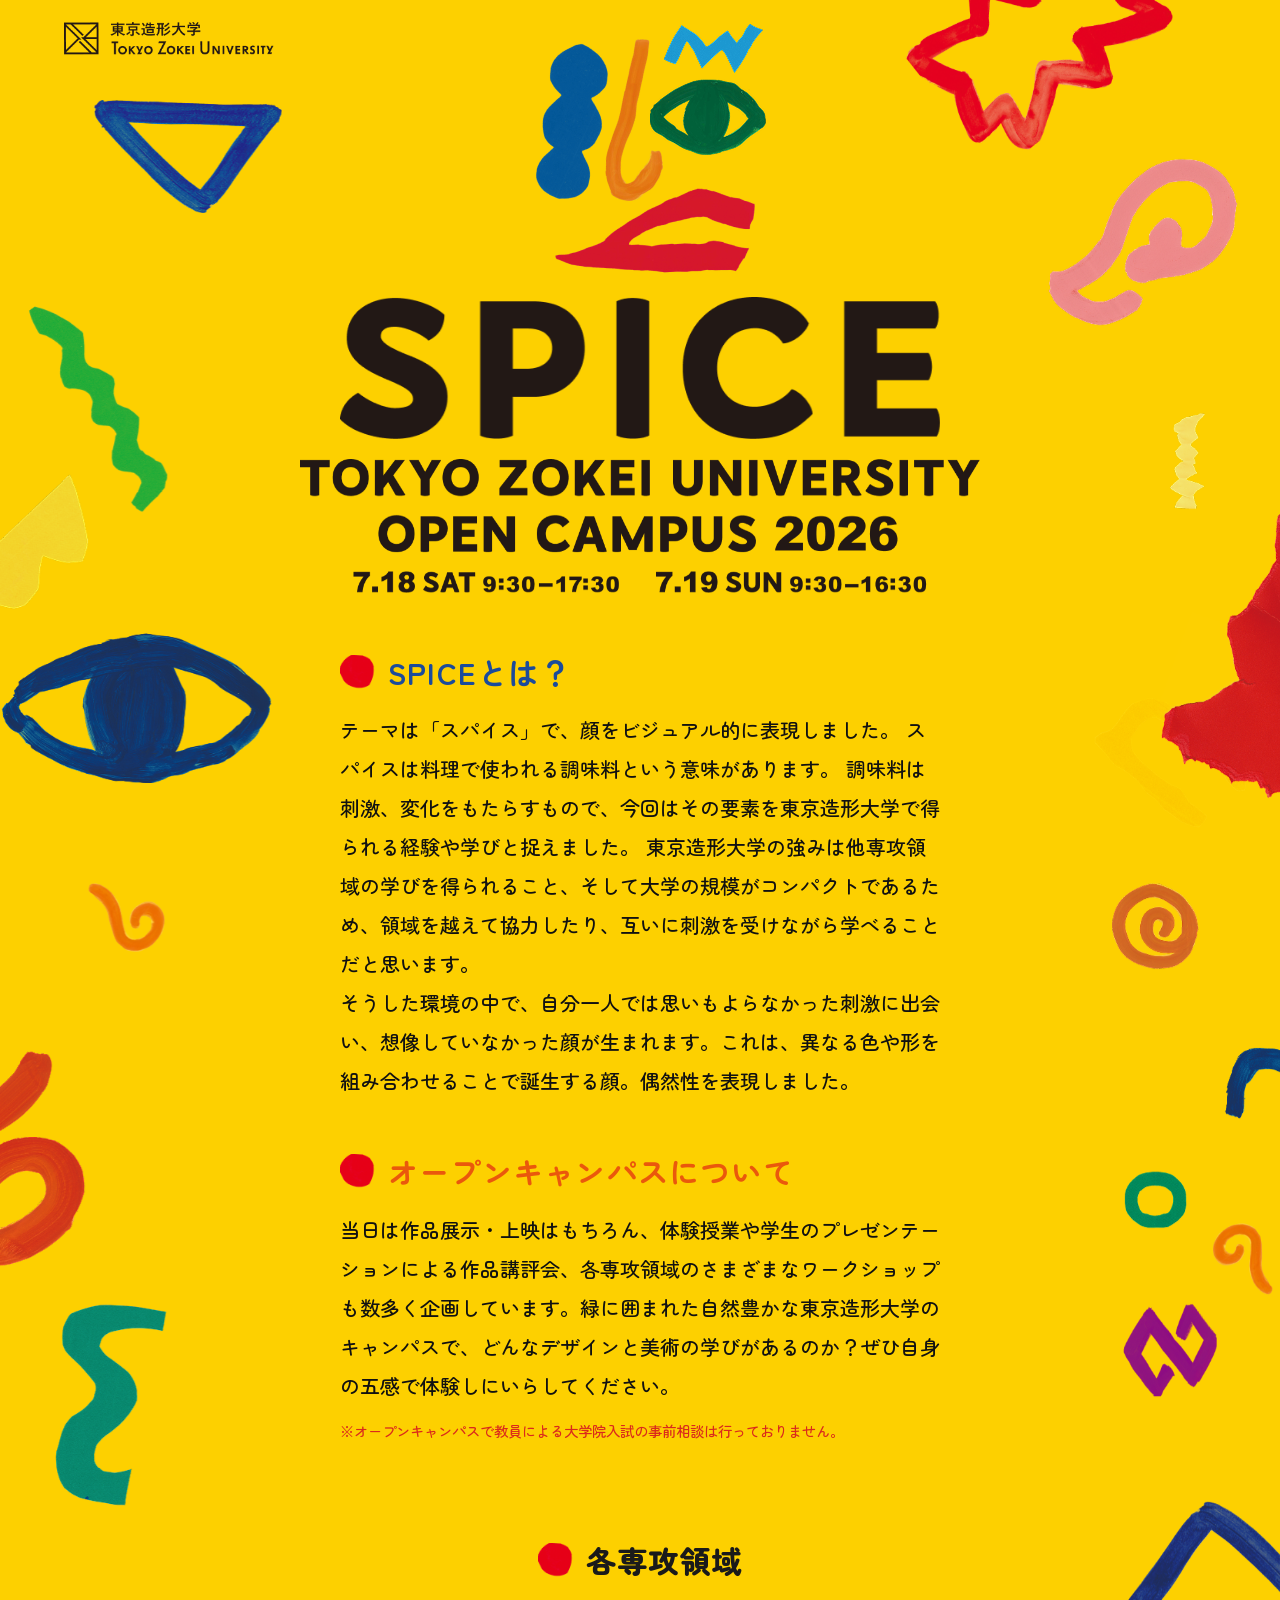
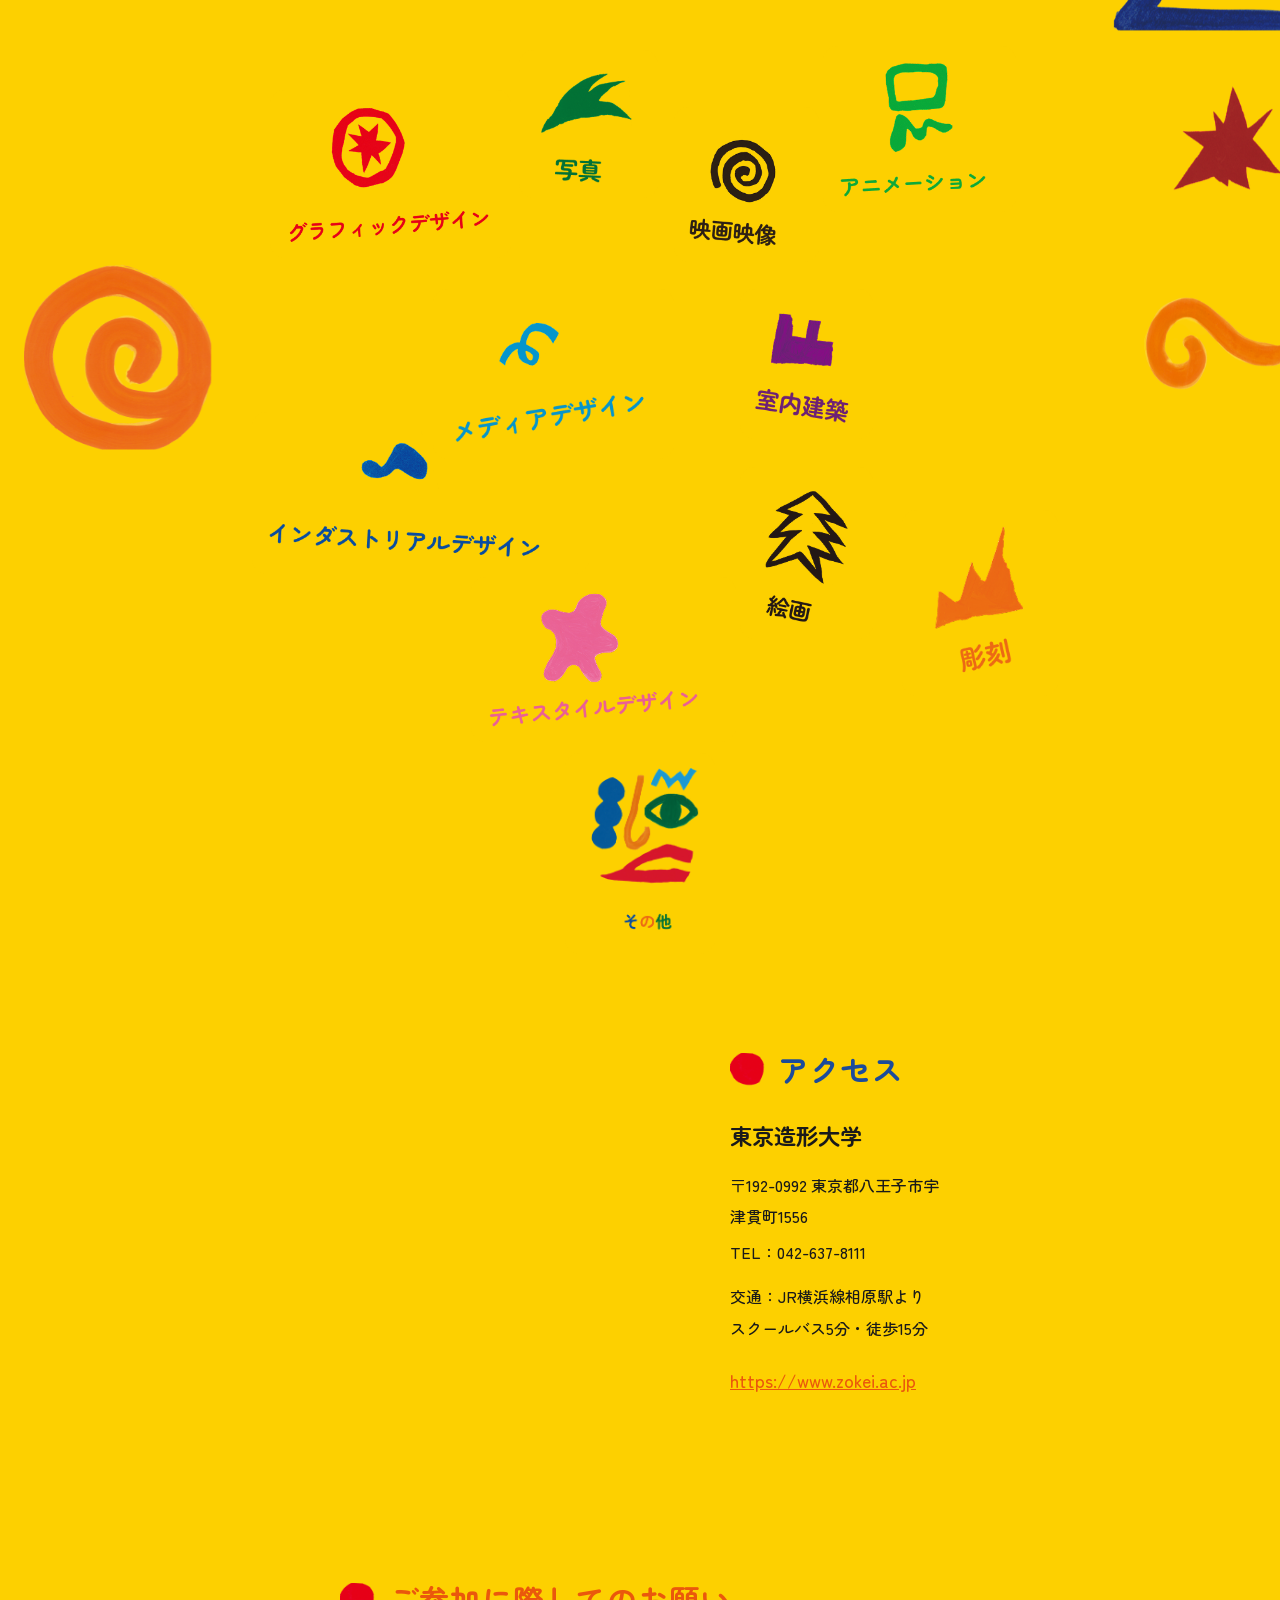
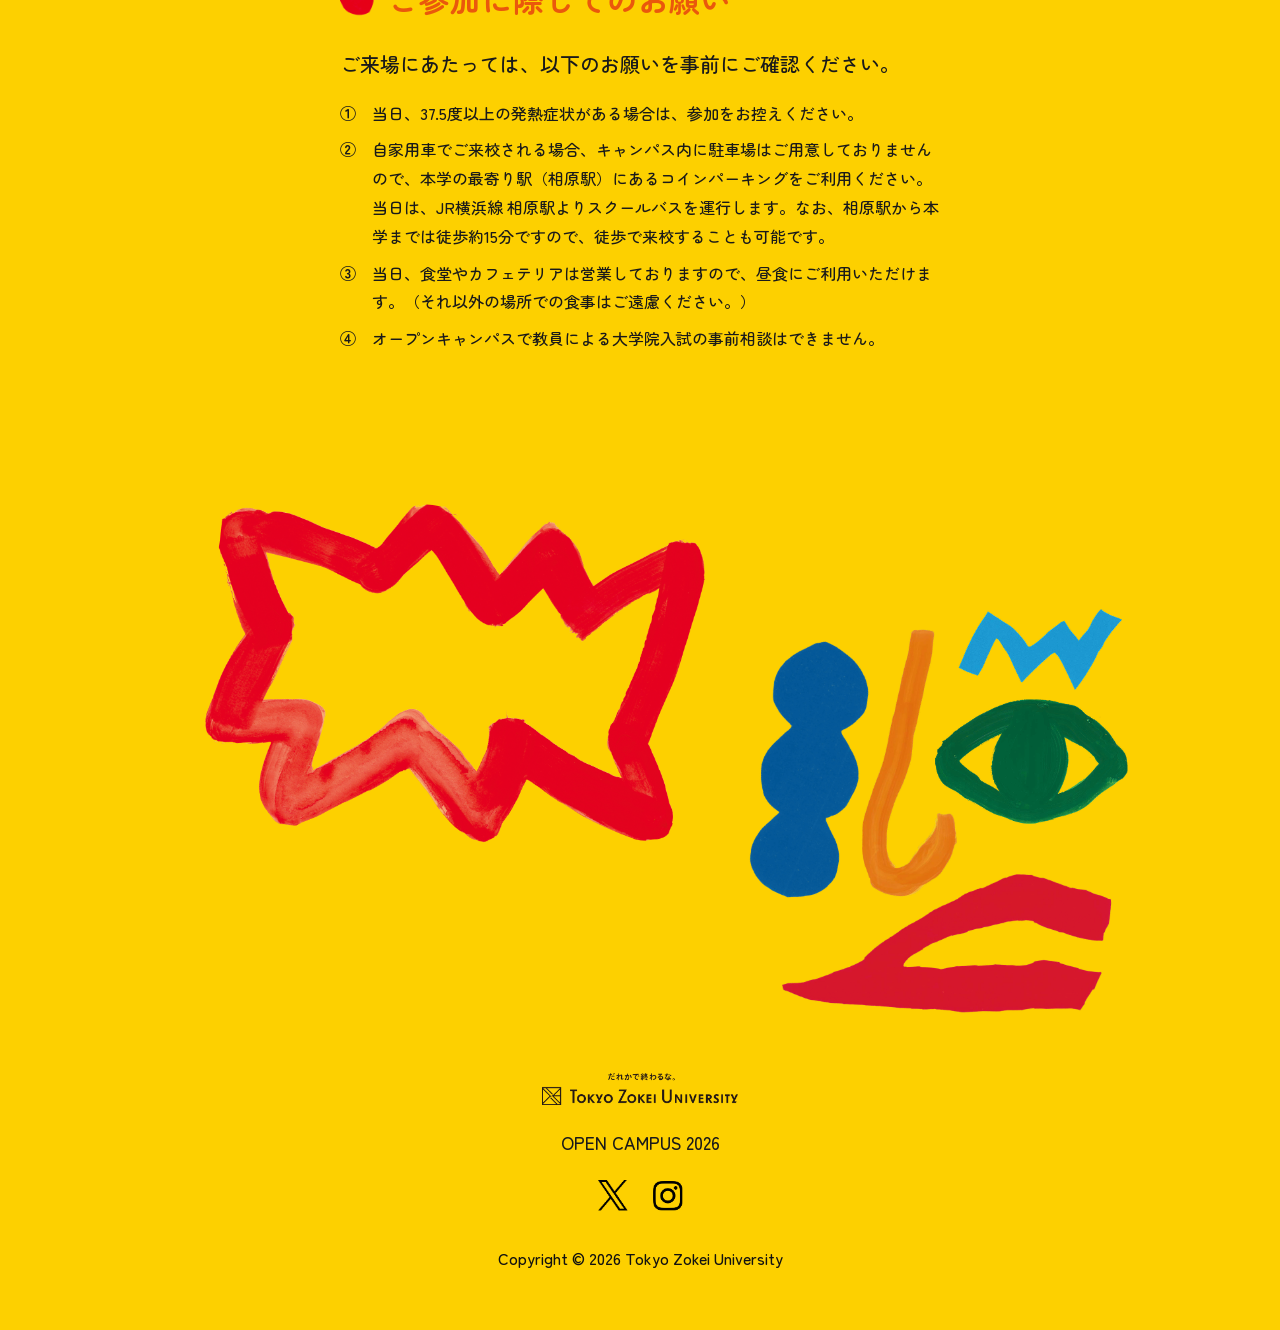
<file: index.html>
<!DOCTYPE html>
<html lang="ja">

<head>
    <meta charset="UTF-8">
    <meta name="viewport" content="width=device-width, initial-scale=1.0">
    <meta name="description" content="東京造形大学オープンキャンパス2026の特設サイト。日程や詳細情報を掲載しています。">
    <meta name="robots" content="index, follow">
    <link rel="canonical" href="https://www.zokei.ac.jp/opencampus/2026/">

    <!-- OGP -->
    <meta property="og:title" content="東京造形大学オープンキャンパス2026 SPICE">
    <meta property="og:description" content="東京造形大学オープンキャンパス2026の特設サイト。日程や詳細情報を掲載しています。">
    <meta property="og:image" content="https://www.zokei.ac.jp/opencampus/2026/images/ogp-image.jpg">
    <meta property="og:url" content="https://www.zokei.ac.jp/opencampus/2026/">
    <meta property="og:type" content="website">
    <meta property="og:site_name" content="東京造形大学オープンキャンパス2026 SPICE">
    <meta name="twitter:card" content="summary_large_image">
    <meta name="twitter:title" content="東京造形大学オープンキャンパス2026 SPICE">
    <meta name="twitter:description" content="東京造形大学オープンキャンパス2026の特設サイト。日程や詳細情報を掲載しています。">

    <!-- Fonts -->
    <link rel="preconnect" href="https://fonts.googleapis.com">
    <link rel="preconnect" href="https://fonts.gstatic.com" crossorigin>
    <link href="https://fonts.googleapis.com/css2?family=Zen+Maru+Gothic:wght@400;500;700;900&display=swap"
        rel="stylesheet">

    <link rel="icon" href="images/tablogo.png" type="image/png">
    <title>東京造形大学オープンキャンパス2026 SPICE</title>
    <link rel="stylesheet" href="css/style.css">
    <link rel="stylesheet" href="css/motion.css">
    <link rel="stylesheet" href="css/acces.css">

</head>

<body>
    <!-- ローディング画面 -->
    <div id="loading-screen">
        <video id="hero-video" muted playsinline>
            <source src="movie/heromotion.mp4" type="video/mp4">
        </video>
        <div id="wipe-bar"></div>
    </div>

    <!-- 背景装飾 -->
    <div class="bg-left" aria-hidden="true">
        <img src="images/bgleft.png" alt="">
    </div>
    <div class="bg-right" aria-hidden="true">
        <img src="images/bgright.png" alt="">
    </div>

    <div class="page-wrapper">

        <!-- ヘッダー -->
        <header>
            <div class="logo-icon">
                <a class="logo-link" href="https://www.zokei.ac.jp/" target="_blank" rel="noopener noreferrer">
                    <img src="images/tzulogo.png" alt="東京造形大学">
                </a>
            </div>
        </header>

        <main>

            <!-- ヒーロー -->
            <section class="hero" aria-label="メインビジュアル">
                <div class="hero-face">
                    <img src="images/mainface.png" alt="SPICE 2026 の顔" width="259" height="249">
                </div>
                <h1 class="hero-title">
                    <img src="images/SPICEtatile.png" alt="SPICE">
                </h1>
                <h2 class="hero-subtitle">
                    <img src="images/tzuoc2026.png" alt="TOKYO ZOKEI UNIVERSITY OPEN CAMPUS 2026">
                </h2>
            </section>

            <!-- テキストコンテンツ -->
            <div class="content-area">

                <section class="section spice-intro" aria-labelledby="section-spice">
                    <div class="section-header">
                        <img class="title-icon" src="images/titlehaedicon.png" alt="">
                        <h3 id="section-spice" class="section-title title-blue">SPICEとは？</h3>
                    </div>
                    <p>
                        テーマは「スパイス」で、顔をビジュアル的に表現しました。
                        スパイスは料理で使われる調味料という意味があります。
                        調味料は刺激、変化をもたらすもので、今回はその要素を東京造形大学で得られる経験や学びと捉えました。
                        東京造形大学の強みは他専攻領域の学びを得られること、そして大学の規模がコンパクトであるため、領域を越えて協力したり、互いに刺激を受けながら学べることだと思います。<br>
                        そうした環境の中で、自分一人では思いもよらなかった刺激に出会い、想像していなかった顔が生まれます。これは、異なる色や形を組み合わせることで誕生する顔。偶然性を表現しました。
                    </p>
                </section>

                <section class="section oc-info" aria-labelledby="section-oc">
                    <div class="section-header">
                        <img class="title-icon" src="images/titlehaedicon.png" alt="">
                        <h3 id="section-oc" class="section-title title-orange">オープンキャンパスについて</h3>
                    </div>
                    <p>
                        当日は作品展示・上映はもちろん、体験授業や学生のプレゼンテーションによる作品講評会、各専攻領域のさまざまなワークショップも数多く企画しています。緑に囲まれた自然豊かな東京造形大学のキャンパスで、どんなデザインと美術の学びがあるのか？ぜひ自身の五感で体験しにいらしてください。
                    </p>
                    <p class="note">※オープンキャンパスで教員による大学院入試の事前相談は行っておりません。</p>
                </section>
                <!-- 各専攻領域 -->
                <section class="section majors-area" aria-labelledby="section-majors">
                    <div class="section-header">
                        <img class="title-icon" src="images/titlehaedicon.png" alt="">
                        <h3 id="section-majors" class="section-title title-black">各専攻領域</h3>
                    </div>

                    <div class="majors-grid">
                        <a href="html/graphicDesign.html" class="major-item graphic" target="_blank"
                            rel="noopener noreferrer">
                            <img src="images/homegd-icon.png" alt="グラフィックデザイン">
                        </a>

                        <a href="html/photography.html" class="major-item photography" target="_blank"
                            rel="noopener noreferrer">
                            <img src="images/homeph-icon.png" alt="写真">
                        </a>

                        <a href="html/filmMovingImage.html" class="major-item film" target="_blank"
                            rel="noopener noreferrer">
                            <img src="images/homefm-icon.png" alt="映画映像">
                        </a>

                        <a href="html/animation.html" class="major-item animation" target="_blank"
                            rel="noopener noreferrer">
                            <img src="images/homean-icon.png" alt="アニメーション">
                        </a>

                        <a href="html/mediaDesign.html" class="major-item media" target="_blank"
                            rel="noopener noreferrer">
                            <img src="images/homemd-icon.png" alt="メディアデザイン">
                        </a>

                        <a href="html/furnitureInteriorArchitecture.html" class="major-item interior" target="_blank"
                            rel="noopener noreferrer">
                            <img src="images/homeia-icon.png" alt="室内建築">
                        </a>

                        <a href="html/industrialDesign.html" class="major-item industrial" target="_blank"
                            rel="noopener noreferrer">
                            <img src="images/homeid-icon.png" alt="インダストリアルデザイン">
                        </a>

                        <a href="html/painting.html" class="major-item painting" target="_blank"
                            rel="noopener noreferrer">
                            <img src="images/homefa-icon.png" alt="絵画">
                        </a>

                        <a href="html/sculpture.html" class="major-item sculpture" target="_blank"
                            rel="noopener noreferrer">
                            <img src="images/homest-icon.png" alt="彫刻">
                        </a>

                        <a href="html/textileDesign.html" class="major-item textile" target="_blank"
                            rel="noopener noreferrer">
                            <img src="images/hometd-icon.png" alt="テキスタイルデザイン">
                        </a>

                        <a href="html/others.html" class="major-item others" target="_blank" rel="noopener noreferrer">
                            <img src="images/homeoh-icon.png" alt="その他">
                        </a>
                    </div>
                </section>

                <div class="content-area access-wrapper">

                    <section class="section access-area" aria-labelledby="section-access">
                        <div class="access-container">

                            <div class="access-map">
                                <iframe src="https://maps.google.com/maps?q=東京造形大学&output=embed&z=16" width="100%"
                                    height="100%" style="border:0;" allowfullscreen="" loading="lazy"
                                    referrerpolicy="no-referrer-when-downgrade">
                                </iframe>
                            </div>

                            <div class="access-info">
                                <div class="section-header">
                                    <img class="title-icon" src="images/titlehaedicon.png" alt="">
                                    <h3 id="section-access" class="section-title title-blue">アクセス</h3>
                                </div>

                                <div class="access-details">
                                    <p class="university-name">東京造形大学</p>
                                    <p class="address">〒192-0992 東京都八王子市宇津貫町1556</p>
                                    <p class="tel">TEL：042-637-8111</p>
                                    <p class="transport">
                                        交通：JR横浜線相原駅よりスクールバス5分・徒歩15分
                                    </p>
                                    <p class="link-paragraph">
                                        <a href="https://www.zokei.ac.jp/university/access/" target="_blank"
                                            rel="noopener noreferrer"
                                            class="university-link">https://www.zokei.ac.jp</a>
                                    </p>
                                </div>
                            </div>

                        </div>
                    </section>

                    <section class="section notice-area" aria-labelledby="section-notice">
                        <div class="section-header">
                            <img class="title-icon" src="images/titlehaedicon.png" alt="">
                            <h3 id="section-notice" class="section-title title-orange">ご参加に際してのお願い</h3>
                        </div>
                        <div class="notice-content">
                            <p>ご来場にあたっては、以下のお願いを事前にご確認ください。</p>
                            <ol class="notice-list">
                                <li>当日、37.5度以上の発熱症状がある場合は、参加をお控えください。</li>
                                <li>自家用車でご来校される場合、キャンパス内に駐車場はご用意しておりませんので、本学の最寄り駅（相原駅）にあるコインパーキングをご利用ください。当日は、JR横浜線
                                    相原駅よりスクールバスを運行します。なお、相原駅から本学までは徒歩約15分ですので、徒歩で来校することも可能です。</li>
                                <li>当日、食堂やカフェテリアは営業しておりますので、昼食にご利用いただけます。（それ以外の場所での食事はご遠慮ください。）</li>
                                <li>オープンキャンパスで教員による大学院入試の事前相談はできません。</li>
                            </ol>
                        </div>
                    </section>

                </div>

            </div>

            <!-- Coming Soonの名残 -->
            <div class="coming-soon-wrapper" aria-label="Coming Soon">
                <div class="coming-soon">
                    <img src="images/impact.png" alt="impact">
                </div>
                <div class="coming-soon-face">
                    <img src="images/footerface.png" alt="">
                </div>
            </div>

        </main>

        <footer>
            <section class="footer-links">
                <div><a href="https://www.zokei.ac.jp/" target="_blank" rel="noopener noreferrer">
                        <img src="images/footerzokeilogo.png" alt="東京造形大学ロゴ"></a>
                </div>
                <div class="footer-text">
                    <p>OPEN CAMPUS 2026</p>
                </div>
                <ul>
                    <li><a href="https://x.com/TZUOPENCAMPUS" target="_blank" rel="noopener noreferrer">
                            <img src="images/X_logo.png" alt="オーキャンX"></a></li>
                    <li><a href="https://www.instagram.com/tzuoc/" target="_blank" rel="noopener noreferrer">
                            <img src="images/Instagram_logo.png" alt="オーキャンInstagram"></a>
                    </li>
                </ul>
                <p>Copyright &copy; 2026 Tokyo Zokei University</p>
            </section>
        </footer>

    </div><!-- /page-wrapper -->

    <button id="page-top" class="page-top-btn" aria-label="ページトップに戻る">↑</button>
    <script src="js/page-top.js"></script>
    <script src="js/main.js"></script>
</body>

</html>
</file>
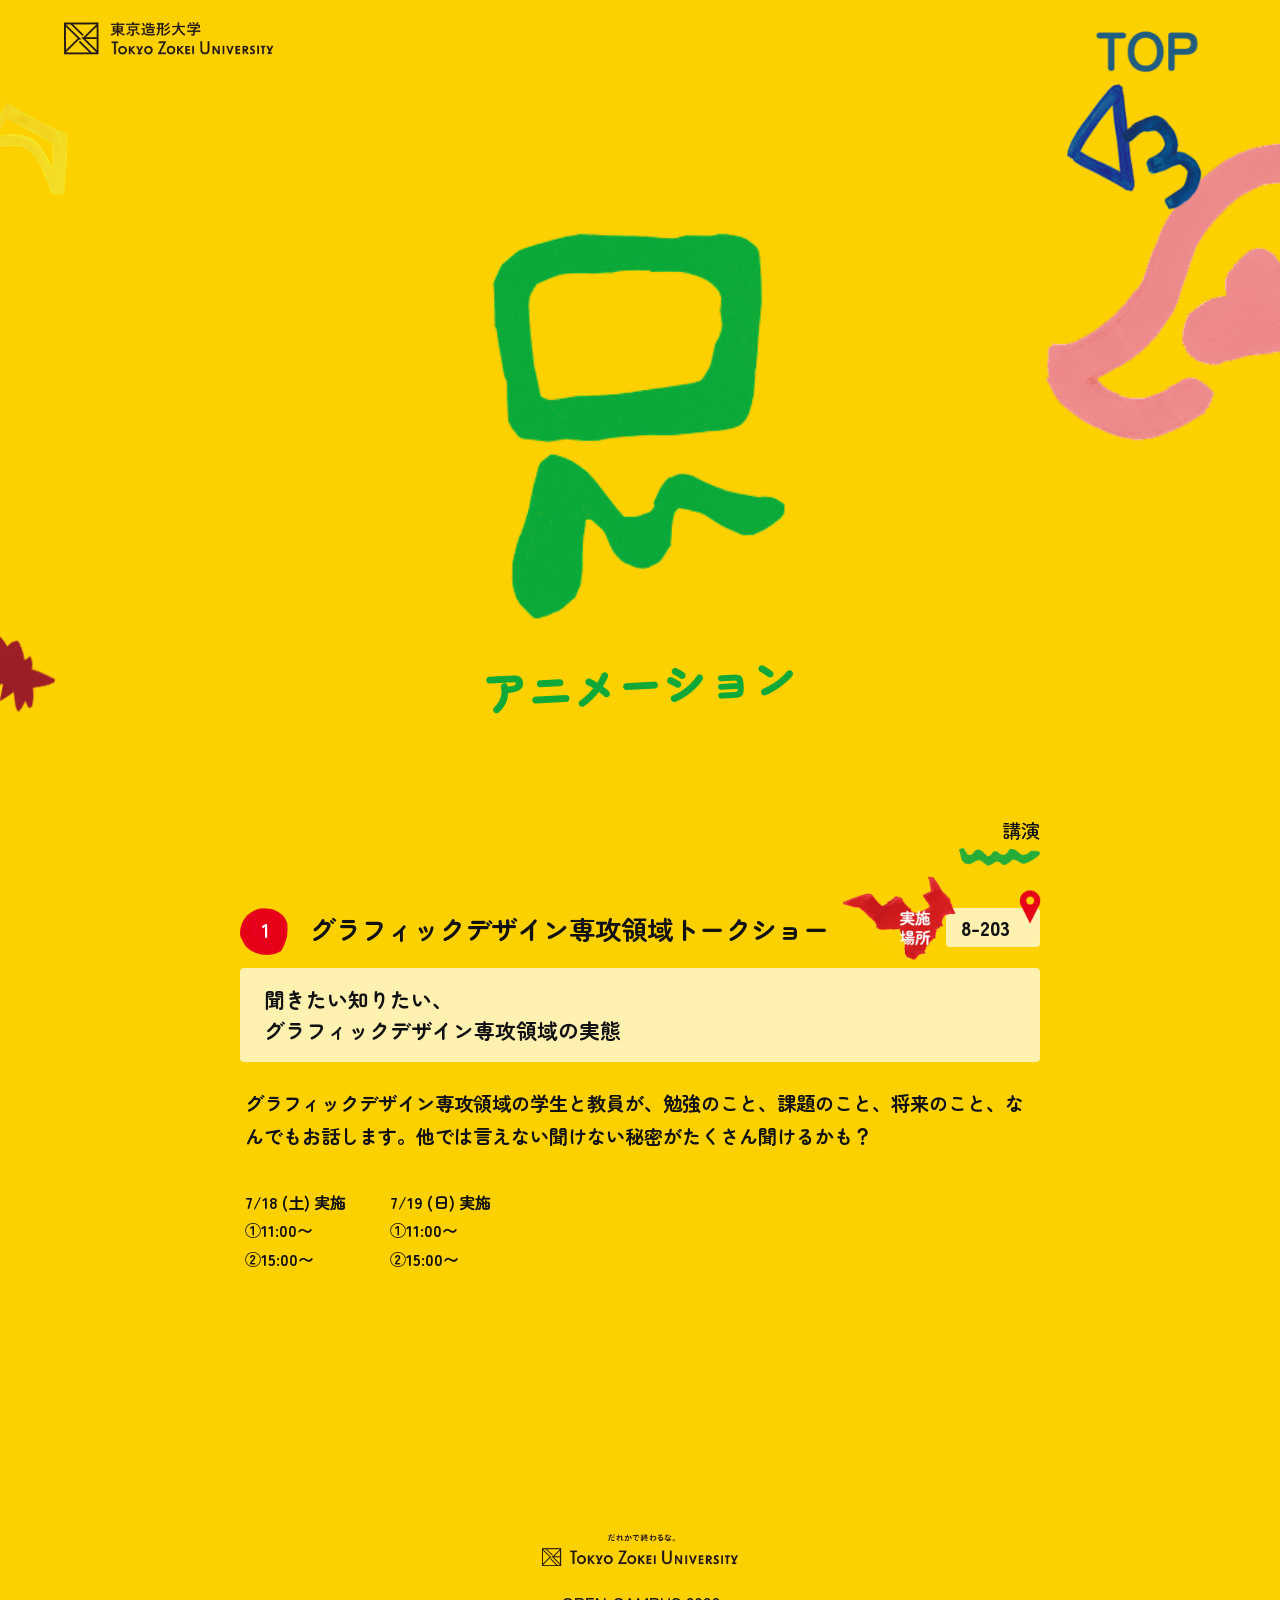
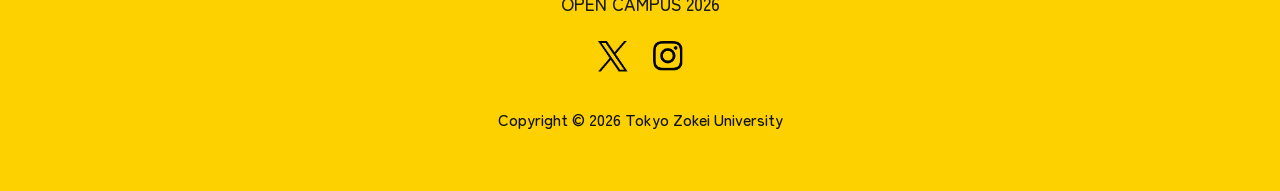
<file: html/animation.html>
<!DOCTYPE html>
<html lang="ja">

<head>
    <meta charset="UTF-8">
    <meta name="viewport" content="width=device-width, initial-scale=1.0">
    <meta name="description" content="東京造形大学オープンキャンパス2026の特設サイト。日程や詳細情報を掲載しています。">
    <meta name="robots" content="index, follow">
    <link rel="canonical" href="https://www.zokei.ac.jp/opencampus/2026/">

    <!-- OGP -->
    <meta property="og:title" content="東京造形大学オープンキャンパス2026 SPICE">
    <meta property="og:description" content="東京造形大学オープンキャンパス2026の特設サイト。日程や詳細情報を掲載しています。">
    <meta property="og:image" content="https://www.zokei.ac.jp/opencampus/2026/images/ogp-image.jpg">
    <meta property="og:url" content="https://www.zokei.ac.jp/opencampus/2026/">
    <meta property="og:type" content="website">
    <meta property="og:site_name" content="東京造形大学オープンキャンパス2026 SPICE">
    <meta name="twitter:card" content="summary_large_image">
    <meta name="twitter:title" content="東京造形大学オープンキャンパス2026 SPICE">
    <meta name="twitter:description" content="東京造形大学オープンキャンパス2026の特設サイト。日程や詳細情報を掲載しています。">

    <!-- Fonts -->
    <link rel="preconnect" href="https://fonts.googleapis.com">
    <link rel="preconnect" href="https://fonts.gstatic.com" crossorigin>
    <link href="https://fonts.googleapis.com/css2?family=Zen+Maru+Gothic:wght@400;500;700;900&display=swap"
        rel="stylesheet">

    <link rel="icon" href="../images/tablogo.png" type="image/png">
    <title>東京造形大学オープンキャンパス2026 SPICE アニメーション専攻</title>
    <link rel="stylesheet" href="../css/common.css">
    <link rel="stylesheet" href="../css/footer.css">
</head>

<body>
    <!-- 背景装飾 -->
    <div class="bg-left" aria-hidden="true">
        <img src="../images/page-of-field-bgleft.png" alt="">
    </div>
    <div class="bg-right" aria-hidden="true">
        <img src="../images/page-of-field-bgright.png" alt="">
    </div>

    <div class="page-wrapper">

        <!-- ヘッダー -->
        <header>
            <div class="logo-icon">
                <a class="logo-link" href="https://www.zokei.ac.jp/" target="_blank" rel="noopener noreferrer">
                    <img src="../images/tzulogo.png" alt="東京造形大学">
                </a>
            </div>
        </header>

        <div class="fixed-top-back">
            <a href="../index.html">
                <img src="../images/fromtop-page.png" alt="TOPへ戻る">
            </a>
        </div>

        <main class="major-main-content">

            <section class="major-title-section">
                <div class="major-title-visual">
                    <img src="../images/site-anicon.png" alt="Anime" class="main-icon">
                    <h1 class="major-name-title text-an slant-text">アニメーション</h1>
                </div>
            </section>


            <section class="programs-section">
                <div class="programs-container">
                    <article class="program-card">
                        <div>
                            <p class="program-genre">講演</p>
                            <img src="../images/program-genre.png" alt="ジャンル">
                        </div>

                        <div class="program-body">
                            <span class="program-number">1</span>
                            <h3 class="program-title">グラフィックデザイン専攻領域トークショー</h3>
                            <div class="program-place"><img src="../images/program-place.png" alt="場所"></div>
                            <ul class="program-placebox">
                                <li>
                                    <p>8-203</p>
                                </li>
                                <li><img src="../images/program-pointpin.png" alt="日時"></li>
                            </ul>
                        </div>

                        <p class="program-catch">
                            聞きたい知りたい、<br>グラフィックデザイン専攻領域の実態
                        </p>
                        <p class="program-description">
                            グラフィックデザイン専攻領域の学生と教員が、勉強のこと、課題のこと、将来のこと、なんでもお話します。他では言えない聞けない秘密がたくさん聞けるかも？
                        </p>
                        <div class="program-meta-info">
                            <div class="meta-item"><span>トークショー</span></div>
                            <div class="meta-item"><span>10号館2階201教室</span></div>
                            <div class="meta-item">
                                <span>7/18 (土) 実施
                                    <br>①11:00〜
                                    <br>②15:00〜</span>
                                <span>7/19 (日) 実施
                                    <br>①11:00〜
                                    <br>②15:00〜</span>
                            </div>
                        </div>
                    </article>



                </div>
            </section>
        </main>

        <footer>
            <section class="footer-links">
                <div><a href="https://www.zokei.ac.jp/" target="_blank" rel="noopener noreferrer">
                        <img src="../images/footerzokeilogo.png" alt="東京造形大学ロゴ"></a>
                </div>
                <div class="footer-text">
                    <p>OPEN CAMPUS 2026</p>
                </div>
                <ul>
                    <li><a href="https://x.com/TZUOPENCAMPUS" target="_blank" rel="noopener noreferrer">
                            <img src="../images/X_logo.png" alt="オーキャンX"></a></li>
                    <li><a href="https://www.instagram.com/tzuoc/" target="_blank" rel="noopener noreferrer">
                            <img src="../images/Instagram_logo.png" alt="オーキャンInstagram"></a>
                    </li>
                </ul>
                <p>Copyright &copy; 2026 Tokyo Zokei University</p>
            </section>
        </footer>
    </div><!-- /page-wrapper -->

    <button id="page-top" class="page-top-btn" aria-label="ページトップに戻る">↑</button>
    <script src="../js/common.js"></script>
    <script src="../js/page-top.js"></script>
</body>

</html>
</file>
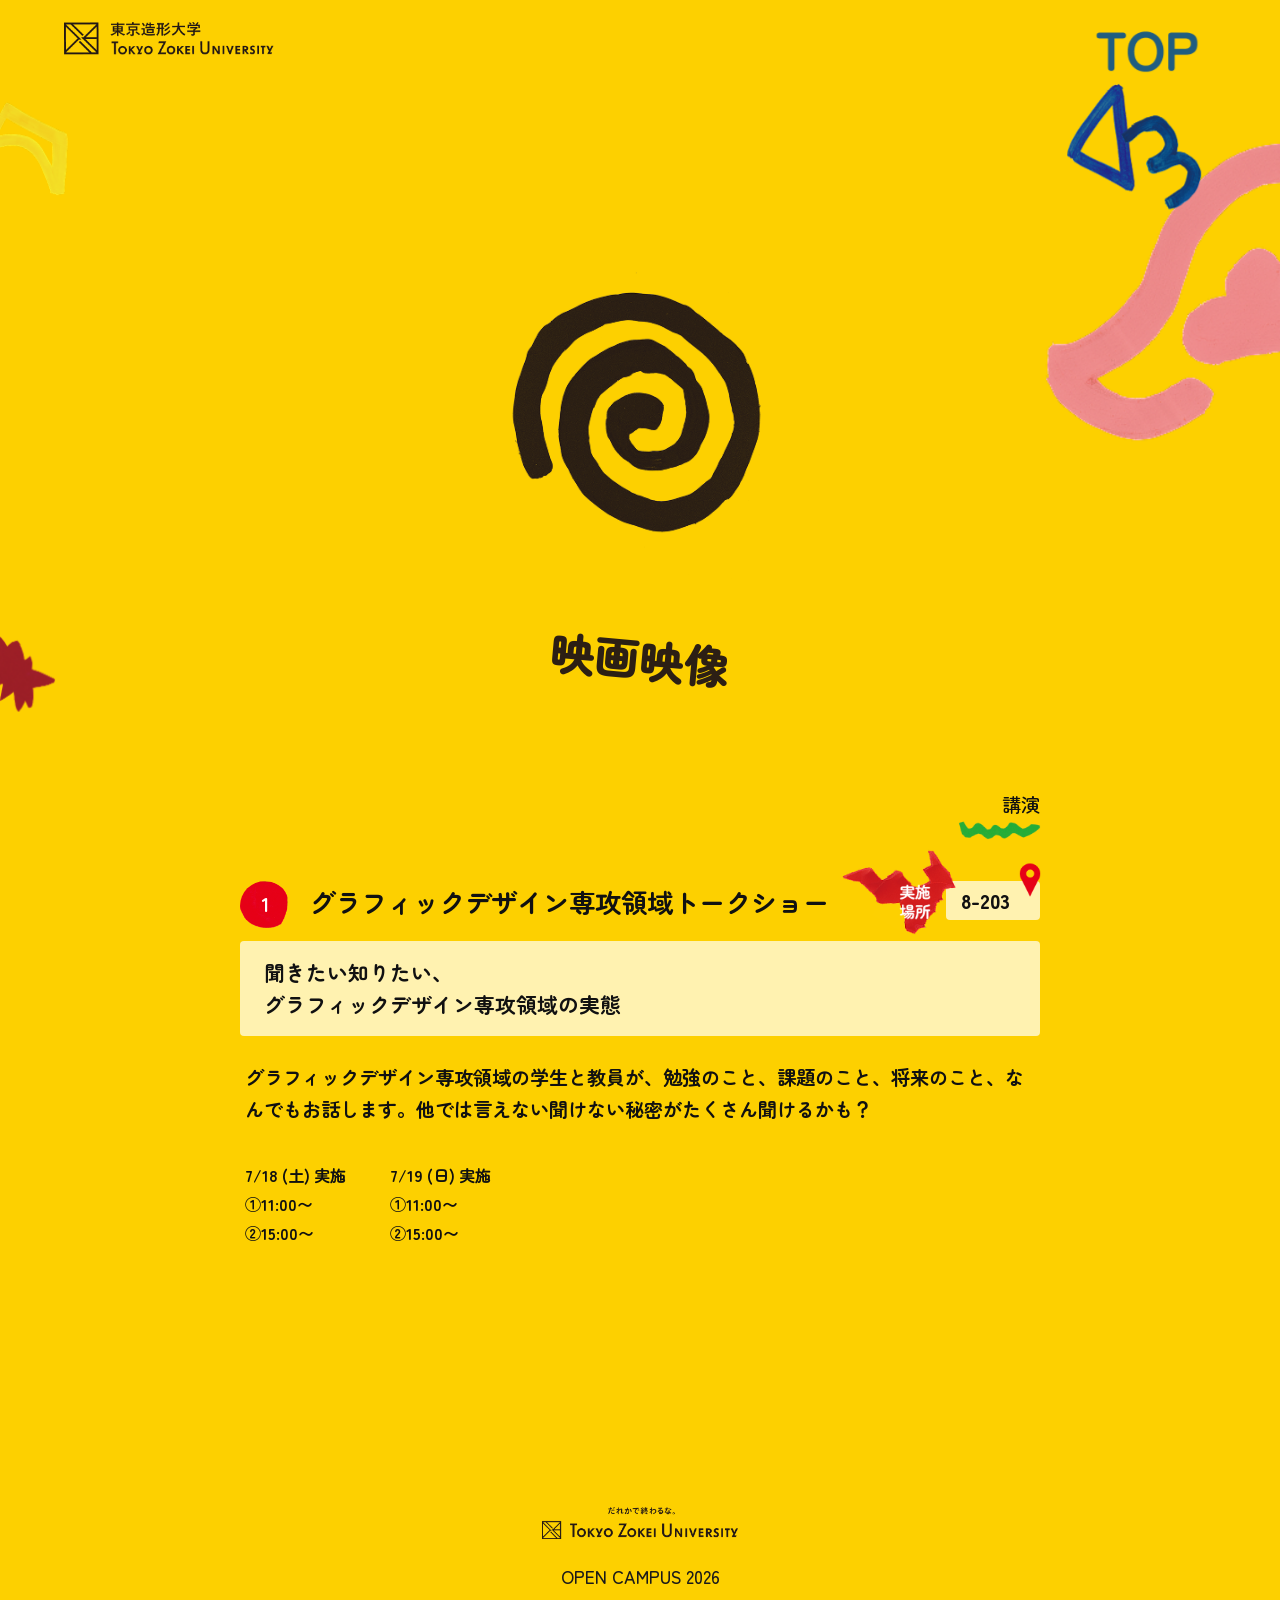
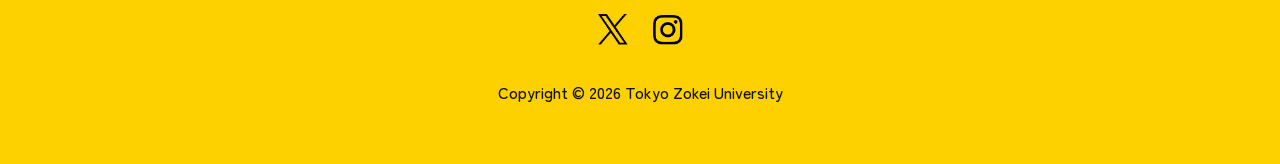
<file: html/filmMovingImage.html>
<!DOCTYPE html>
<html lang="ja">

<head>
    <meta charset="UTF-8">
    <meta name="viewport" content="width=device-width, initial-scale=1.0">
    <meta name="description" content="東京造形大学オープンキャンパス2026の特設サイト。日程や詳細情報を掲載しています。">
    <meta name="robots" content="index, follow">
    <link rel="canonical" href="https://www.zokei.ac.jp/opencampus/2026/">

    <!-- OGP -->
    <meta property="og:title" content="東京造形大学オープンキャンパス2026 SPICE">
    <meta property="og:description" content="東京造形大学オープンキャンパス2026の特設サイト。日程や詳細情報を掲載しています。">
    <meta property="og:image" content="https://www.zokei.ac.jp/opencampus/2026/images/ogp-image.jpg">
    <meta property="og:url" content="https://www.zokei.ac.jp/opencampus/2026/">
    <meta property="og:type" content="website">
    <meta property="og:site_name" content="東京造形大学オープンキャンパス2026 SPICE">
    <meta name="twitter:card" content="summary_large_image">
    <meta name="twitter:title" content="東京造形大学オープンキャンパス2026 SPICE">
    <meta name="twitter:description" content="東京造形大学オープンキャンパス2026の特設サイト。日程や詳細情報を掲載しています。">

    <!-- Fonts -->
    <link rel="preconnect" href="https://fonts.googleapis.com">
    <link rel="preconnect" href="https://fonts.gstatic.com" crossorigin>
    <link href="https://fonts.googleapis.com/css2?family=Zen+Maru+Gothic:wght@400;500;700;900&display=swap"
        rel="stylesheet">

    <link rel="icon" href="../images/tablogo.png" type="image/png">
    <title>東京造形大学オープンキャンパス2026 SPICE 映画映像専攻</title>
    <link rel="stylesheet" href="../css/common.css">
    <link rel="stylesheet" href="../css/footer.css">
</head>

<body>
    <!-- 背景装飾 -->
    <div class="bg-left" aria-hidden="true">
        <img src="../images/page-of-field-bgleft.png" alt="">
    </div>
    <div class="bg-right" aria-hidden="true">
        <img src="../images/page-of-field-bgright.png" alt="">
    </div>

    <div class="page-wrapper">

        <!-- ヘッダー -->
        <header>
            <div class="logo-icon">
                <a class="logo-link" href="https://www.zokei.ac.jp/" target="_blank" rel="noopener noreferrer">
                    <img src="../images/tzulogo.png" alt="東京造形大学">
                </a>
            </div>
        </header>

        <div class="fixed-top-back">
            <a href="../index.html">
                <img src="../images/fromtop-page.png" alt="TOPへ戻る">
            </a>
        </div>

        <main class="major-main-content">

            <section class="major-title-section">
                <div class="major-title-visual">
                    <img src="../images/site-fmicon.png" alt="Film&movies" class="main-icon">
                    <h1 class="major-name-title text-fm slant-text">映画映像</h1>
                </div>
            </section>


            <section class="programs-section">
                <div class="programs-container">
                    <article class="program-card">
                        <div>
                            <p class="program-genre">講演</p>
                            <img src="../images/program-genre.png" alt="ジャンル">
                        </div>

                        <div class="program-body">
                            <span class="program-number">1</span>
                            <h3 class="program-title">グラフィックデザイン専攻領域トークショー</h3>
                            <div class="program-place"><img src="../images/program-place.png" alt="場所"></div>
                            <ul class="program-placebox">
                                <li>
                                    <p>8-203</p>
                                </li>
                                <li><img src="../images/program-pointpin.png" alt="日時"></li>
                            </ul>
                        </div>

                        <p class="program-catch">
                            聞きたい知りたい、<br>グラフィックデザイン専攻領域の実態
                        </p>
                        <p class="program-description">
                            グラフィックデザイン専攻領域の学生と教員が、勉強のこと、課題のこと、将来のこと、なんでもお話します。他では言えない聞けない秘密がたくさん聞けるかも？
                        </p>
                        <div class="program-meta-info">
                            <div class="meta-item"><span>トークショー</span></div>
                            <div class="meta-item"><span>10号館2階201教室</span></div>
                            <div class="meta-item">
                                <span>7/18 (土) 実施
                                    <br>①11:00〜
                                    <br>②15:00〜</span>
                                <span>7/19 (日) 実施
                                    <br>①11:00〜
                                    <br>②15:00〜</span>
                            </div>
                        </div>
                    </article>



                </div>
            </section>
        </main>

        <footer>
            <section class="footer-links">
                <div><a href="https://www.zokei.ac.jp/" target="_blank" rel="noopener noreferrer">
                        <img src="../images/footerzokeilogo.png" alt="東京造形大学ロゴ"></a>
                </div>
                <div class="footer-text">
                    <p>OPEN CAMPUS 2026</p>
                </div>
                <ul>
                    <li><a href="https://x.com/TZUOPENCAMPUS" target="_blank" rel="noopener noreferrer">
                            <img src="../images/X_logo.png" alt="オーキャンX"></a></li>
                    <li><a href="https://www.instagram.com/tzuoc/" target="_blank" rel="noopener noreferrer">
                            <img src="../images/Instagram_logo.png" alt="オーキャンInstagram"></a>
                    </li>
                </ul>
                <p>Copyright &copy; 2026 Tokyo Zokei University</p>
            </section>
        </footer>
    </div><!-- /page-wrapper -->

    <button id="page-top" class="page-top-btn" aria-label="ページトップに戻る">↑</button>
    <script src="../js/common.js"></script>
    <script src="../js/page-top.js"></script>
</body>

</html>
</file>
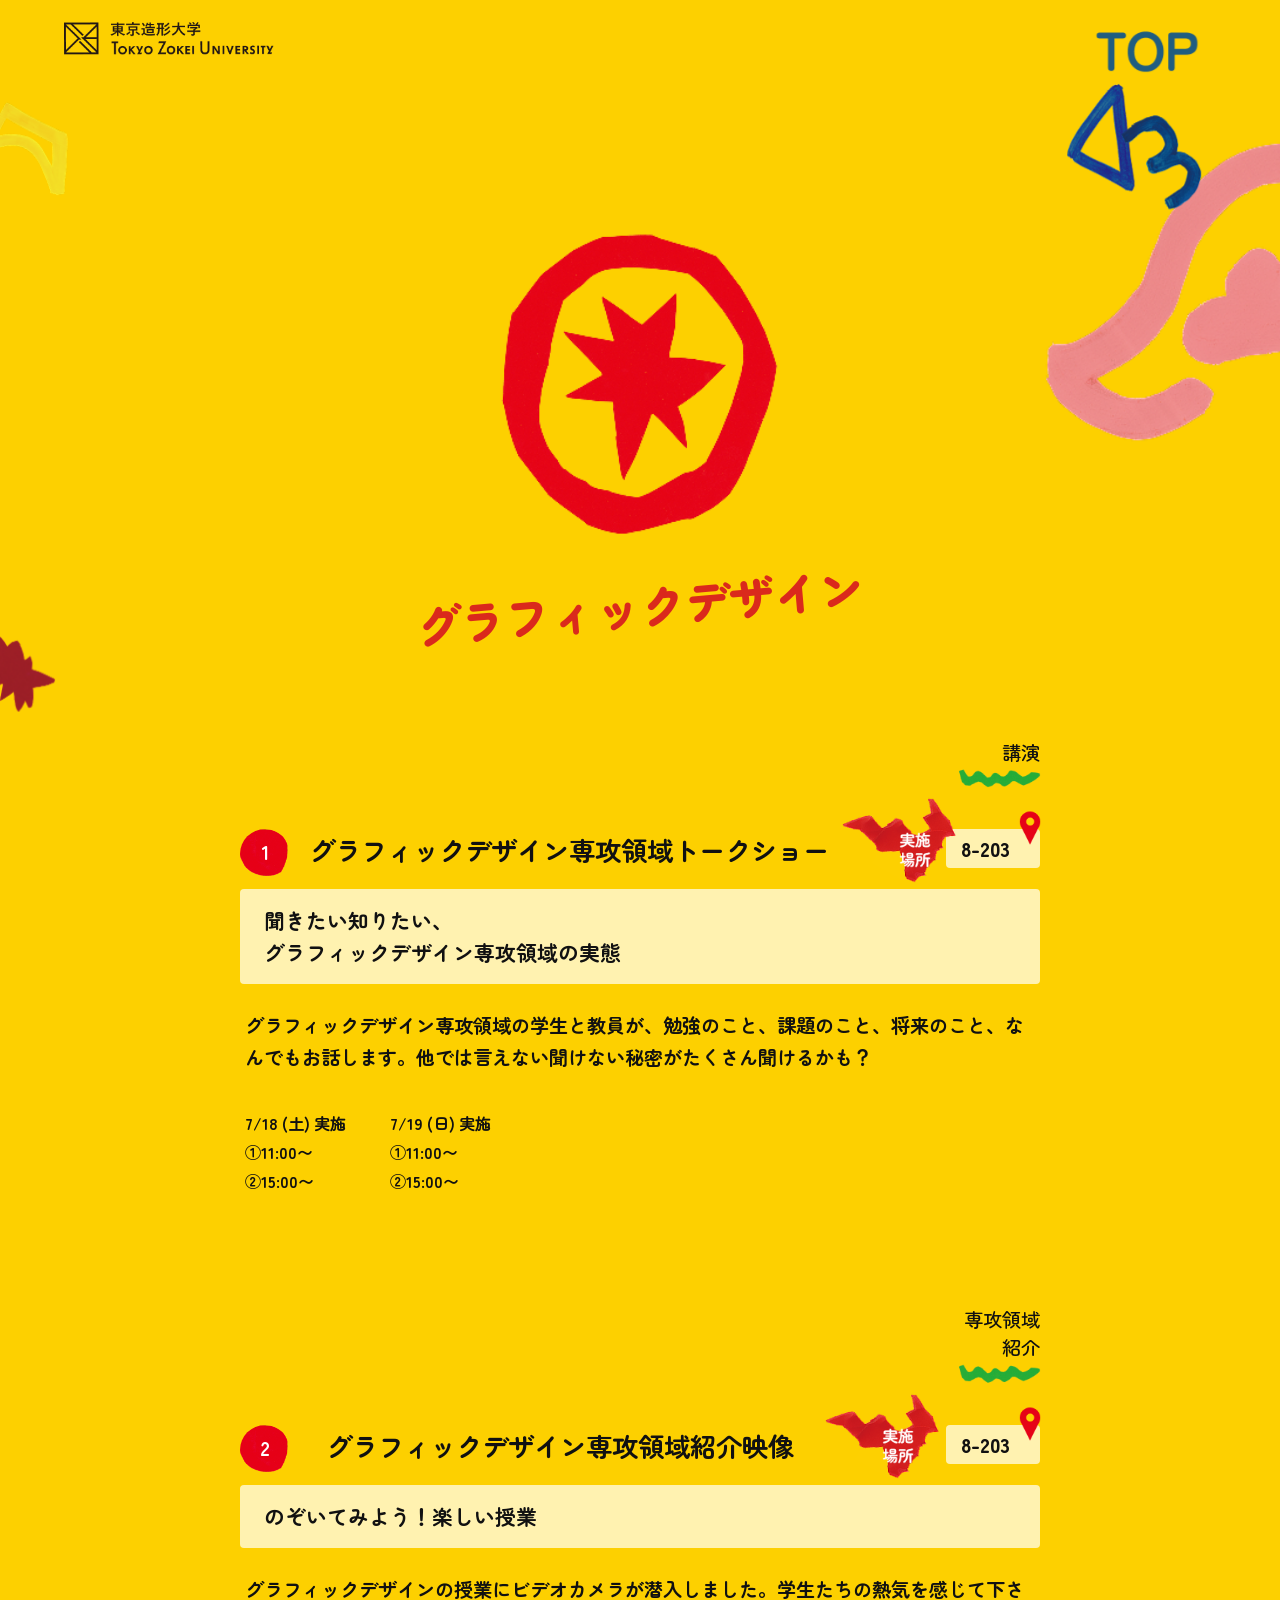
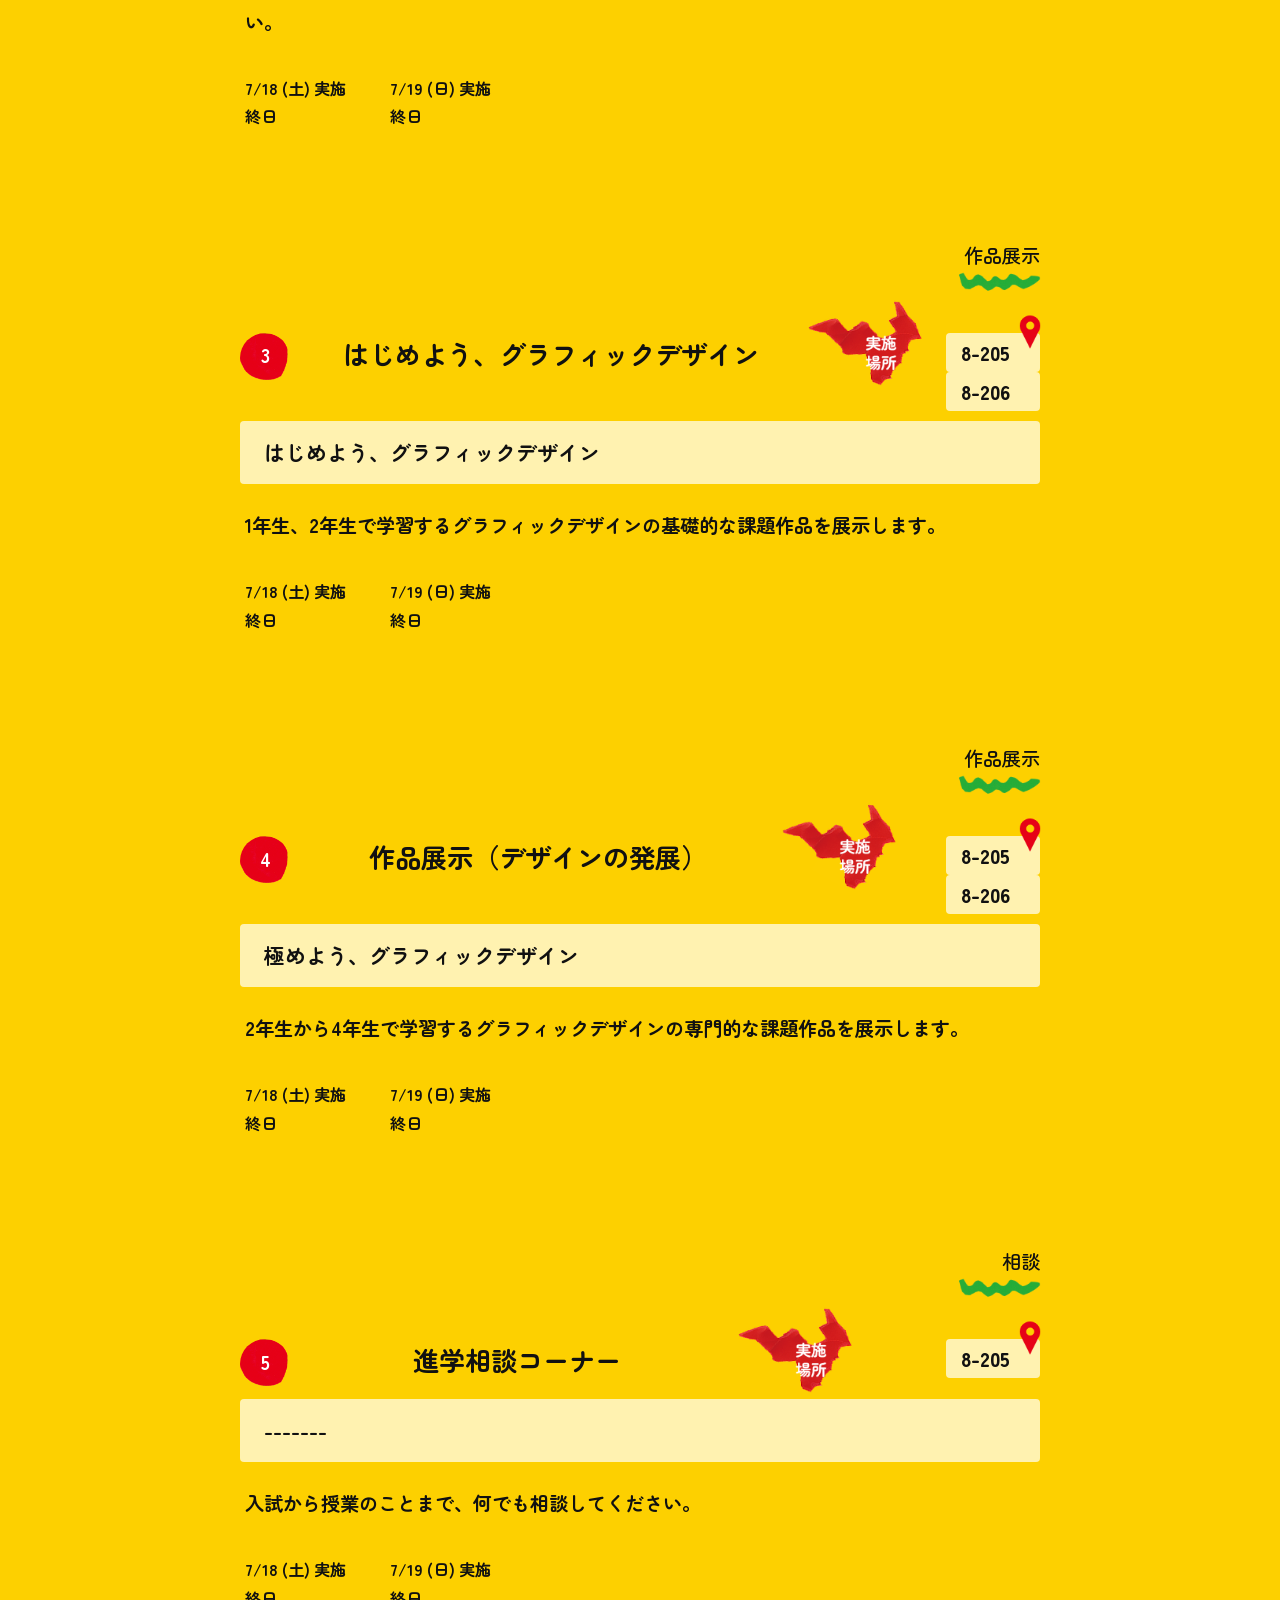
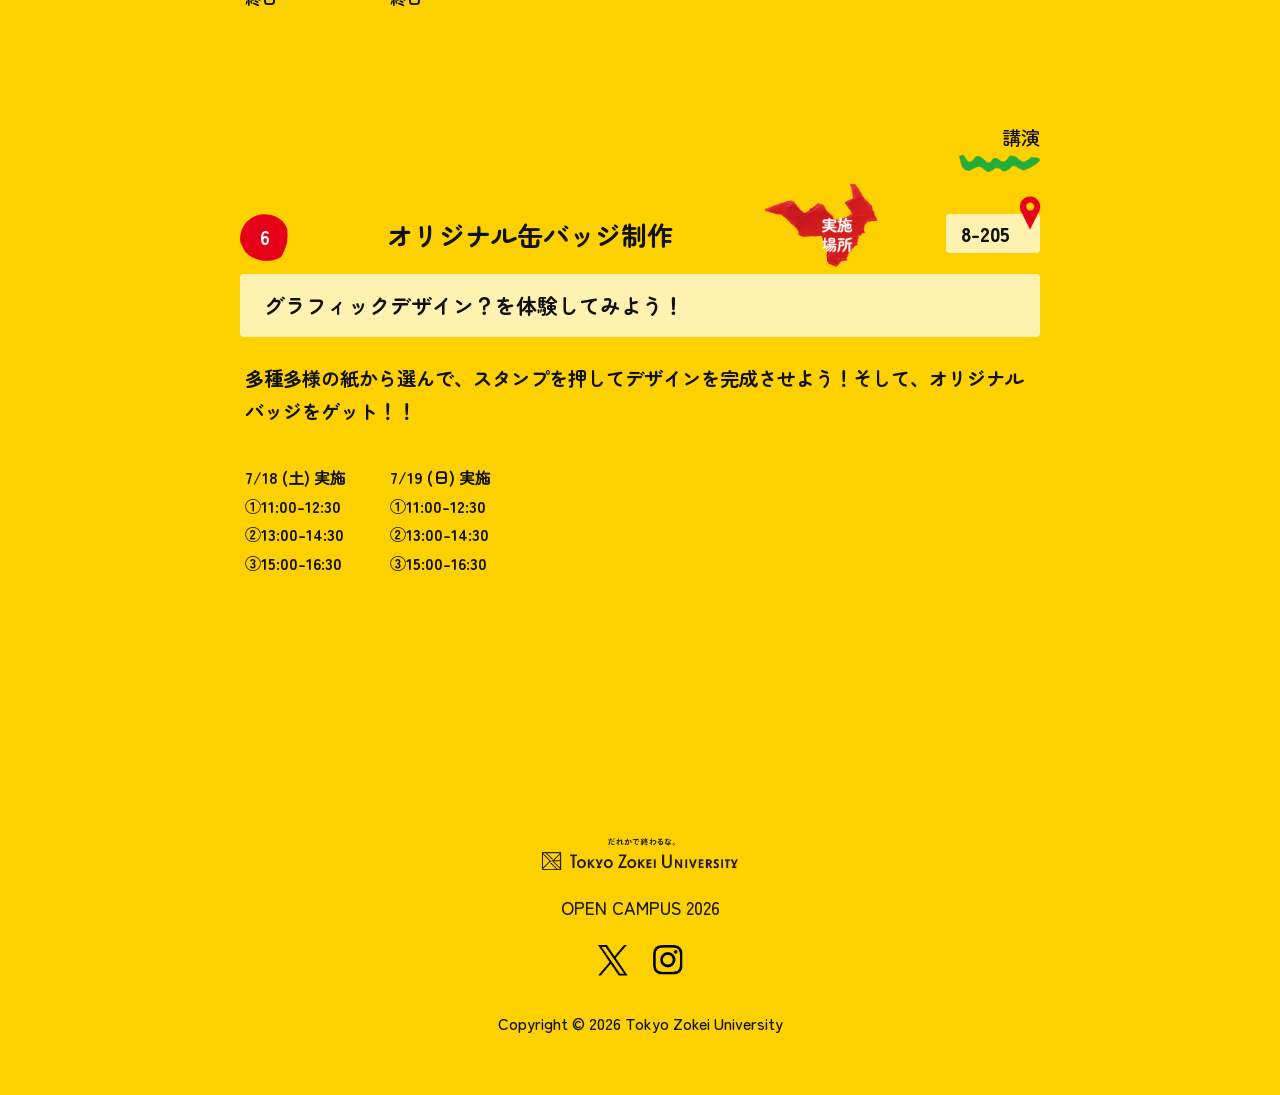
<file: html/graphicDesign.html>
<!DOCTYPE html>
<html lang="ja">

<head>
    <meta charset="UTF-8">
    <meta name="viewport" content="width=device-width, initial-scale=1.0">
    <meta name="description" content="東京造形大学オープンキャンパス2026の特設サイト。日程や詳細情報を掲載しています。">
    <meta name="robots" content="index, follow">
    <link rel="canonical" href="https://www.zokei.ac.jp/opencampus/2026/">

    <!-- OGP -->
    <meta property="og:title" content="東京造形大学オープンキャンパス2026 SPICE">
    <meta property="og:description" content="東京造形大学オープンキャンパス2026の特設サイト。日程や詳細情報を掲載しています。">
    <meta property="og:image" content="https://www.zokei.ac.jp/opencampus/2026/images/ogp-image.jpg">
    <meta property="og:url" content="https://www.zokei.ac.jp/opencampus/2026/">
    <meta property="og:type" content="website">
    <meta property="og:site_name" content="東京造形大学オープンキャンパス2026 SPICE">
    <meta name="twitter:card" content="summary_large_image">
    <meta name="twitter:title" content="東京造形大学オープンキャンパス2026 SPICE">
    <meta name="twitter:description" content="東京造形大学オープンキャンパス2026の特設サイト。日程や詳細情報を掲載しています。">

    <!-- Fonts -->
    <link rel="preconnect" href="https://fonts.googleapis.com">
    <link rel="preconnect" href="https://fonts.gstatic.com" crossorigin>
    <link href="https://fonts.googleapis.com/css2?family=Zen+Maru+Gothic:wght@400;500;700;900&display=swap"
        rel="stylesheet">

    <link rel="icon" href="../images/tablogo.png" type="image/png">
    <title>東京造形大学オープンキャンパス2026 SPICE グラフィックデザイン専攻</title>
    <link rel="stylesheet" href="../css/common.css">
    <link rel="stylesheet" href="../css/footer.css">
</head>

<body>
    <!-- 背景装飾 -->
    <div class="bg-left" aria-hidden="true">
        <img src="../images/page-of-field-bgleft.png" alt="">
    </div>
    <div class="bg-right" aria-hidden="true">
        <img src="../images/page-of-field-bgright.png" alt="">
    </div>

    <div class="page-wrapper">

        <!-- ヘッダー -->
        <header>
            <div class="logo-icon">
                <a class="logo-link" href="https://www.zokei.ac.jp/" target="_blank" rel="noopener noreferrer">
                    <img src="../images/tzulogo.png" alt="東京造形大学">
                </a>
            </div>
        </header>

        <div class="fixed-top-back">
            <a href="../index.html">
                <img src="../images/fromtop-page.png" alt="TOPへ戻る">
            </a>
        </div>

        <main class="major-main-content">

            <section class="major-title-section">
                <div class="major-title-visual">
                    <img src="../images/site-gdicon.png" alt="Graphic Design" class="main-icon">
                    <h1 class="major-name-title text-red slant-text">グラフィックデザイン</h1>
                </div>
            </section>


            <section class="programs-section">
                <div class="programs-container">
                    <article class="program-card">
                        <div>
                            <p class="program-genre">講演</p>
                            <img src="../images/program-genre.png" alt="ジャンル">
                        </div>

                        <div class="program-body">
                            <span class="program-number">1</span>
                            <h3 class="program-title">グラフィックデザイン専攻領域トークショー</h3>
                            <div class="program-place"><img src="../images/program-place.png" alt="場所"></div>
                            <ul class="program-placebox">
                                <li>
                                    <p>8-203</p>
                                </li>
                                <li><img src="../images/program-pointpin.png" alt="日時"></li>
                            </ul>
                        </div>

                        <p class="program-catch">
                            聞きたい知りたい、<br>グラフィックデザイン専攻領域の実態
                        </p>
                        <p class="program-description">
                            グラフィックデザイン専攻領域の学生と教員が、勉強のこと、課題のこと、将来のこと、なんでもお話します。他では言えない聞けない秘密がたくさん聞けるかも？
                        </p>
                        <div class="program-meta-info">
                            <div class="meta-item"><span>トークショー</span></div>
                            <div class="meta-item"><span>10号館2階201教室</span></div>
                            <div class="meta-item">
                                <span>7/18 (土) 実施
                                    <br>①11:00〜
                                    <br>②15:00〜</span>
                                <span>7/19 (日) 実施
                                    <br>①11:00〜
                                    <br>②15:00〜</span>
                            </div>
                        </div>
                    </article>

                    <article class="program-card">
                        <div>
                            <p class="program-genre">専攻領域<br>紹介</p>
                            <img src="../images/program-genre.png" alt="ジャンル">
                        </div>

                        <div class="program-body">
                            <span class="program-number">2</span>

                            <h3 class="program-title">グラフィックデザイン専攻領域紹介映像</h3>
                            <div class="program-place"><img src="../images/program-place.png" alt="場所"></div>
                            <ul class="program-placebox">
                                <li>
                                    <p>8-203</p>
                                </li>
                                <li><img src="../images/program-pointpin.png" alt="日時"></li>
                            </ul>
                        </div>

                        <p class="program-catch">
                            のぞいてみよう！楽しい授業
                        </p>
                        <p class="program-description">
                            グラフィックデザインの授業にビデオカメラが潜入しました。学生たちの熱気を感じて下さい。
                        </p>
                        <div class="program-meta-info">
                            <div class="meta-item"><span>トークショー</span></div>
                            <div class="meta-item"><span>10号館2階201教室</span>
                            </div>
                            <div class="meta-item">
                                <span>7/18 (土) 実施
                                    <br>終日</span>
                                <span>7/19 (日) 実施
                                    <br>終日</span>
                            </div>
                        </div>
                    </article>

                    <article class="program-card">
                        <div>
                            <p class="program-genre">作品展示</p>
                            <img src="../images/program-genre.png" alt="ジャンル">
                        </div>
                        <div class="program-body">
                            <span class="program-number">3</span>

                            <h3 class="program-title">はじめよう、グラフィックデザイン</h3>
                            <div class="program-place"><img src="../images/program-place.png" alt="場所"></div>
                            <ul class="program-placebox">
                                <li>
                                    <p>8-205</p>
                                    <p>8-206</p>
                                </li>
                                <li><img src="../images/program-pointpin.png" alt="日時"></li>
                            </ul>
                        </div>

                        <p class="program-catch">
                            はじめよう、グラフィックデザイン
                        </p>
                        <p class="program-description">
                            1年生、2年生で学習するグラフィックデザインの基礎的な課題作品を展示します。
                        </p>
                        <div class="program-meta-info">
                            <div class="meta-item"><span>トークショー</span></div>
                            <div class="meta-item"><span>10号館2階
                                    201教室</span></div>
                            <div class="meta-item">
                                <span>7/18 (土) 実施
                                    <br>終日</span>
                                <span>7/19 (日) 実施
                                    <br>終日</span>
                            </div>
                        </div>
                    </article>

                    <article class="program-card">
                        <div>
                            <p class="program-genre">作品展示</p>
                            <img src="../images/program-genre.png" alt="ジャンル">
                        </div>

                        <div class="program-body">
                            <span class="program-number">4</span>

                            <h3 class="program-title">作品展示（デザインの発展）</h3>
                            <div class="program-place"><img src="../images/program-place.png" alt="場所"></div>
                            <ul class="program-placebox">
                                <li>
                                    <p>8-205</p>
                                    <p>8-206</p>
                                </li>
                                <li><img src="../images/program-pointpin.png" alt="日時"></li>
                            </ul>
                        </div>

                        <p class="program-catch">
                            極めよう、グラフィックデザイン
                        </p>
                        <p class="program-description">
                            2年生から4年生で学習するグラフィックデザインの専門的な課題作品を展示します。
                        </p>
                        <div class="program-meta-info">
                            <div class="meta-item"><span>トークショー</span></div>
                            <div class="meta-item"><span>10号館2階
                                    201教室</span></div>
                            <div class="meta-item">
                                <span>7/18 (土) 実施
                                    <br>終日</span>
                                <span>7/19 (日) 実施
                                    <br>終日</span>
                            </div>
                        </div>
                    </article>

                    <article class="program-card">
                        <div>
                            <p class="program-genre">相談</p>
                            <img src="../images/program-genre.png" alt="ジャンル">
                        </div>

                        <div class="program-body">
                            <span class="program-number">5</span>

                            <h3 class="program-title">進学相談コーナー</h3>
                            <div class="program-place"><img src="../images/program-place.png" alt="場所"></div>
                            <ul class="program-placebox">
                                <li>
                                    <p>8-205</p>
                                </li>
                                <li><img src="../images/program-pointpin.png" alt="日時"></li>
                            </ul>
                        </div>

                        <p class="program-catch">
                            -------
                        </p>
                        <p class="program-description">
                            入試から授業のことまで、何でも相談してください。
                        </p>
                        <div class="program-meta-info">
                            <div class="meta-item"><span>トークショー</span></div>
                            <div class="meta-item"><span>10号館2階
                                    201教室</span></div>
                            <div class="meta-item">
                                <span>7/18 (土) 実施
                                    <br>終日</span>
                                <span>7/19 (日) 実施
                                    <br>終日</span>
                            </div>
                        </div>
                    </article>

                    <article class="program-card">
                        <div>
                            <p class="program-genre">講演</p>
                            <img src="../images/program-genre.png" alt="ジャンル">
                        </div>

                        <div class="program-body">
                            <span class="program-number">6</span>

                            <h3 class="program-title">オリジナル缶バッジ制作</h3>
                            <div class="program-place"><img src="../images/program-place.png" alt="場所"></div>
                            <ul class="program-placebox">
                                <li>
                                    <p>8-205</p>
                                </li>
                                <li><img src="../images/program-pointpin.png" alt="日時"></li>
                            </ul>
                        </div>

                        <p class="program-catch">
                            グラフィックデザイン？を体験してみよう！
                        </p>
                        <p class="program-description">
                            多種多様の紙から選んで、スタンプを押してデザインを完成させよう！そして、オリジナルバッジをゲット！！
                        </p>
                        <div class="program-meta-info">
                            <div class="meta-item"><span>トークショー</span></div>
                            <div class="meta-item"><span>10号館2階
                                    201教室</span></div>
                            <div class="meta-item">
                                <span>7/18 (土) 実施
                                    <br>①11:00-12:30
                                    <br>②13:00-14:30
                                    <br>③15:00-16:30
                                </span>
                                <span>7/19 (日) 実施
                                    <br>①11:00-12:30
                                    <br>②13:00-14:30
                                    <br>③15:00-16:30
                                </span>
                            </div>
                        </div>
                    </article>

                </div>
            </section>
        </main>

        <footer>
            <section class="footer-links">
                <div><a href="https://www.zokei.ac.jp/" target="_blank" rel="noopener noreferrer">
                        <img src="../images/footerzokeilogo.png" alt="東京造形大学ロゴ"></a>
                </div>
                <div class="footer-text">
                    <p>OPEN CAMPUS 2026</p>
                </div>
                <ul>
                    <li><a href="https://x.com/TZUOPENCAMPUS" target="_blank" rel="noopener noreferrer">
                            <img src="../images/X_logo.png" alt="オーキャンX"></a></li>
                    <li><a href="https://www.instagram.com/tzuoc/" target="_blank" rel="noopener noreferrer">
                            <img src="../images/Instagram_logo.png" alt="オーキャンInstagram"></a>
                    </li>
                </ul>
                <p>Copyright &copy; 2026 Tokyo Zokei University</p>
            </section>
        </footer>
    </div><!-- /page-wrapper -->

    <button id="page-top" class="page-top-btn" aria-label="ページトップに戻る">↑</button>
    <script src="../js/common.js"></script>
    <script src="../js/page-top.js"></script>
</body>

</html>
</file>
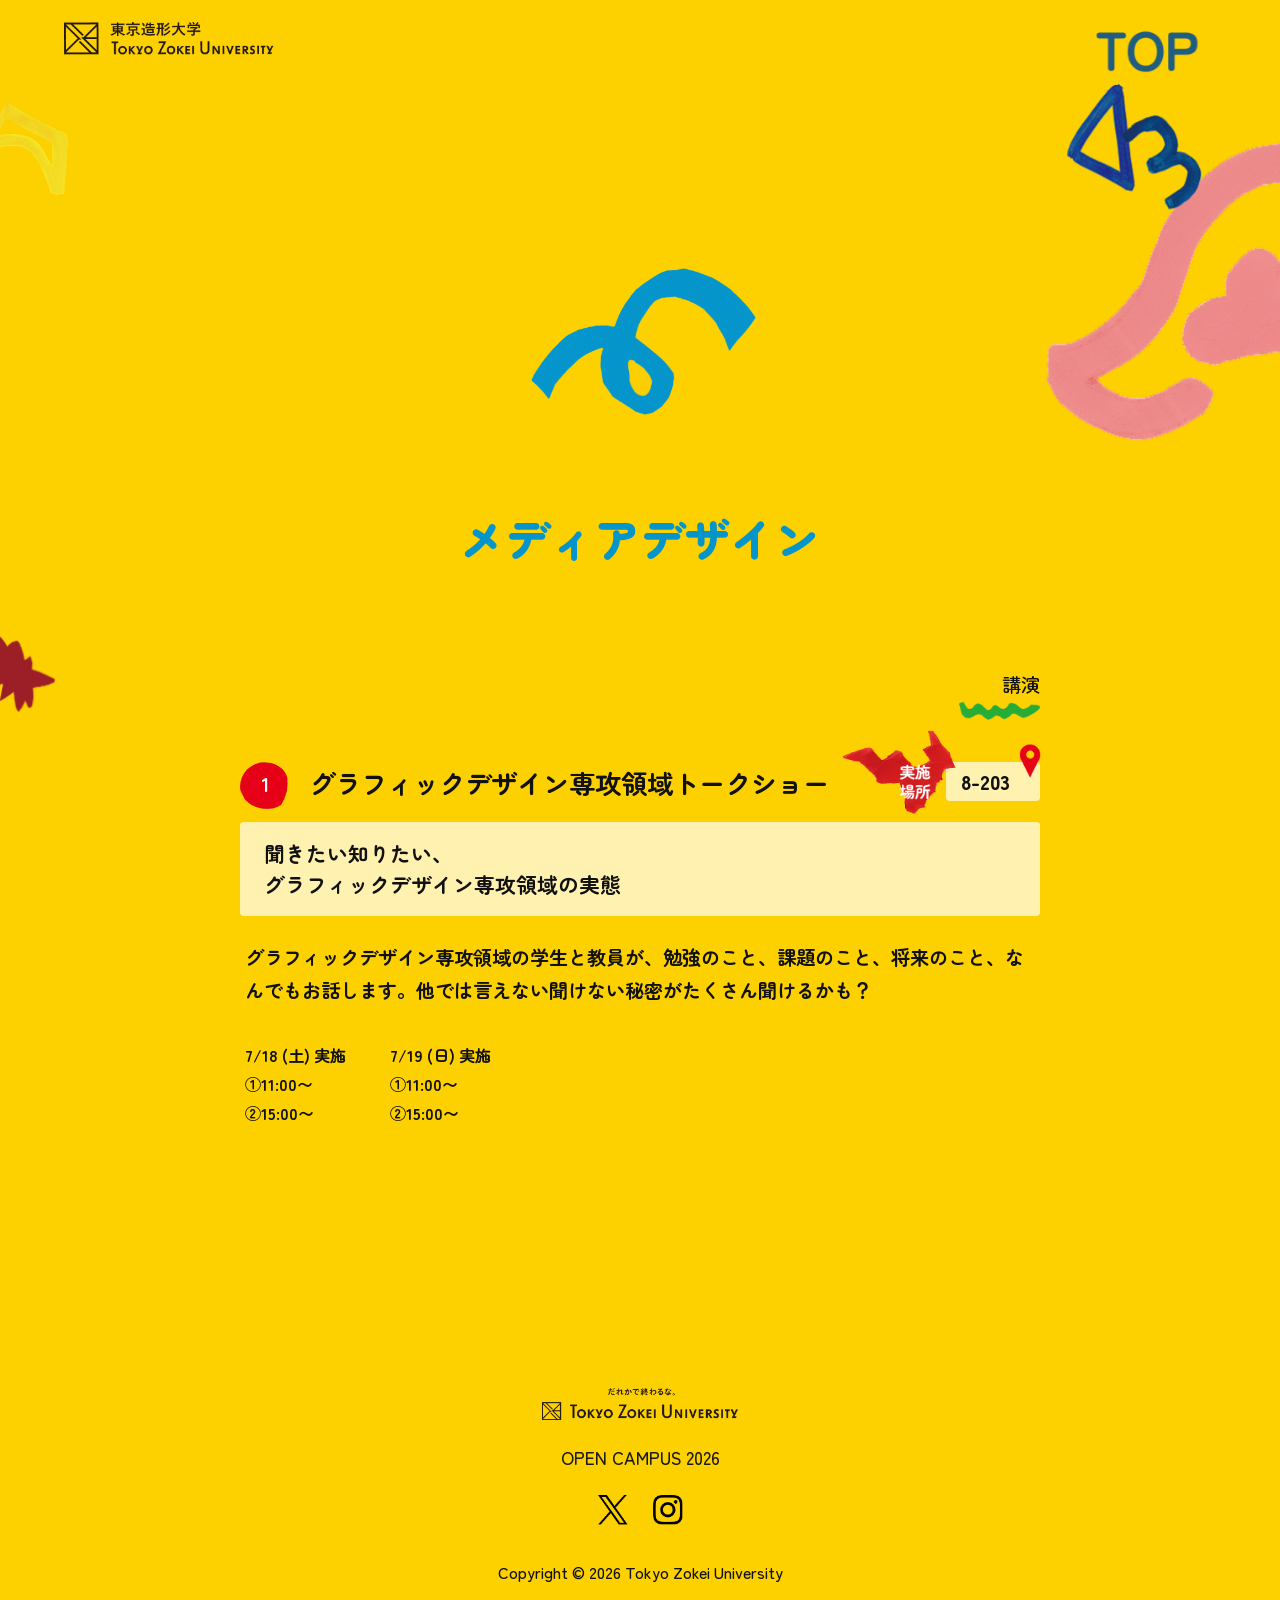
<file: html/mediaDesign.html>
<!DOCTYPE html>
<html lang="ja">

<head>
    <meta charset="UTF-8">
    <meta name="viewport" content="width=device-width, initial-scale=1.0">
    <meta name="description" content="東京造形大学オープンキャンパス2026の特設サイト。日程や詳細情報を掲載しています。">
    <meta name="robots" content="index, follow">
    <link rel="canonical" href="https://www.zokei.ac.jp/opencampus/2026/">

    <!-- OGP -->
    <meta property="og:title" content="東京造形大学オープンキャンパス2026 SPICE">
    <meta property="og:description" content="東京造形大学オープンキャンパス2026の特設サイト。日程や詳細情報を掲載しています。">
    <meta property="og:image" content="https://www.zokei.ac.jp/opencampus/2026/images/ogp-image.jpg">
    <meta property="og:url" content="https://www.zokei.ac.jp/opencampus/2026/">
    <meta property="og:type" content="website">
    <meta property="og:site_name" content="東京造形大学オープンキャンパス2026 SPICE">
    <meta name="twitter:card" content="summary_large_image">
    <meta name="twitter:title" content="東京造形大学オープンキャンパス2026 SPICE">
    <meta name="twitter:description" content="東京造形大学オープンキャンパス2026の特設サイト。日程や詳細情報を掲載しています。">

    <!-- Fonts -->
    <link rel="preconnect" href="https://fonts.googleapis.com">
    <link rel="preconnect" href="https://fonts.gstatic.com" crossorigin>
    <link href="https://fonts.googleapis.com/css2?family=Zen+Maru+Gothic:wght@400;500;700;900&display=swap"
        rel="stylesheet">

    <link rel="icon" href="../images/tablogo.png" type="image/png">
    <title>東京造形大学オープンキャンパス2026 SPICE メディアデザイン専攻</title>
    <link rel="stylesheet" href="../css/common.css">
    <link rel="stylesheet" href="../css/footer.css">
</head>

<body>
    <!-- 背景装飾 -->
    <div class="bg-left" aria-hidden="true">
        <img src="../images/page-of-field-bgleft.png" alt="">
    </div>
    <div class="bg-right" aria-hidden="true">
        <img src="../images/page-of-field-bgright.png" alt="">
    </div>

    <div class="page-wrapper">

        <!-- ヘッダー -->
        <header>
            <div class="logo-icon">
                <a class="logo-link" href="https://www.zokei.ac.jp/" target="_blank" rel="noopener noreferrer">
                    <img src="../images/tzulogo.png" alt="東京造形大学">
                </a>
            </div>
        </header>

        <div class="fixed-top-back">
            <a href="../index.html">
                <img src="../images/fromtop-page.png" alt="TOPへ戻る">
            </a>
        </div>

        <main class="major-main-content">

            <section class="major-title-section">
                <div class="major-title-visual">
                    <img src="../images/site-mdicon.png" alt="Media" class="main-icon">
                    <h1 class="major-name-title text-md slant-text">メディアデザイン</h1>
                </div>
            </section>


            <section class="programs-section">
                <div class="programs-container">
                    <article class="program-card">
                        <div>
                            <p class="program-genre">講演</p>
                            <img src="../images/program-genre.png" alt="ジャンル">
                        </div>

                        <div class="program-body">
                            <span class="program-number">1</span>
                            <h3 class="program-title">グラフィックデザイン専攻領域トークショー</h3>
                            <div class="program-place"><img src="../images/program-place.png" alt="場所"></div>
                            <ul class="program-placebox">
                                <li>
                                    <p>8-203</p>
                                </li>
                                <li><img src="../images/program-pointpin.png" alt="日時"></li>
                            </ul>
                        </div>

                        <p class="program-catch">
                            聞きたい知りたい、<br>グラフィックデザイン専攻領域の実態
                        </p>
                        <p class="program-description">
                            グラフィックデザイン専攻領域の学生と教員が、勉強のこと、課題のこと、将来のこと、なんでもお話します。他では言えない聞けない秘密がたくさん聞けるかも？
                        </p>
                        <div class="program-meta-info">
                            <div class="meta-item"><span>トークショー</span></div>
                            <div class="meta-item"><span>10号館2階201教室</span></div>
                            <div class="meta-item">
                                <span>7/18 (土) 実施
                                    <br>①11:00〜
                                    <br>②15:00〜</span>
                                <span>7/19 (日) 実施
                                    <br>①11:00〜
                                    <br>②15:00〜</span>
                            </div>
                        </div>
                    </article>



                </div>
            </section>
        </main>

        <footer>
            <section class="footer-links">
                <div><a href="https://www.zokei.ac.jp/" target="_blank" rel="noopener noreferrer">
                        <img src="../images/footerzokeilogo.png" alt="東京造形大学ロゴ"></a>
                </div>
                <div class="footer-text">
                    <p>OPEN CAMPUS 2026</p>
                </div>
                <ul>
                    <li><a href="https://x.com/TZUOPENCAMPUS" target="_blank" rel="noopener noreferrer">
                            <img src="../images/X_logo.png" alt="オーキャンX"></a></li>
                    <li><a href="https://www.instagram.com/tzuoc/" target="_blank" rel="noopener noreferrer">
                            <img src="../images/Instagram_logo.png" alt="オーキャンInstagram"></a>
                    </li>
                </ul>
                <p>Copyright &copy; 2026 Tokyo Zokei University</p>
            </section>
        </footer>
    </div><!-- /page-wrapper -->

    <button id="page-top" class="page-top-btn" aria-label="ページトップに戻る">↑</button>
    <script src="../js/common.js"></script>
    <script src="../js/page-top.js"></script>
</body>

</html>
</file>
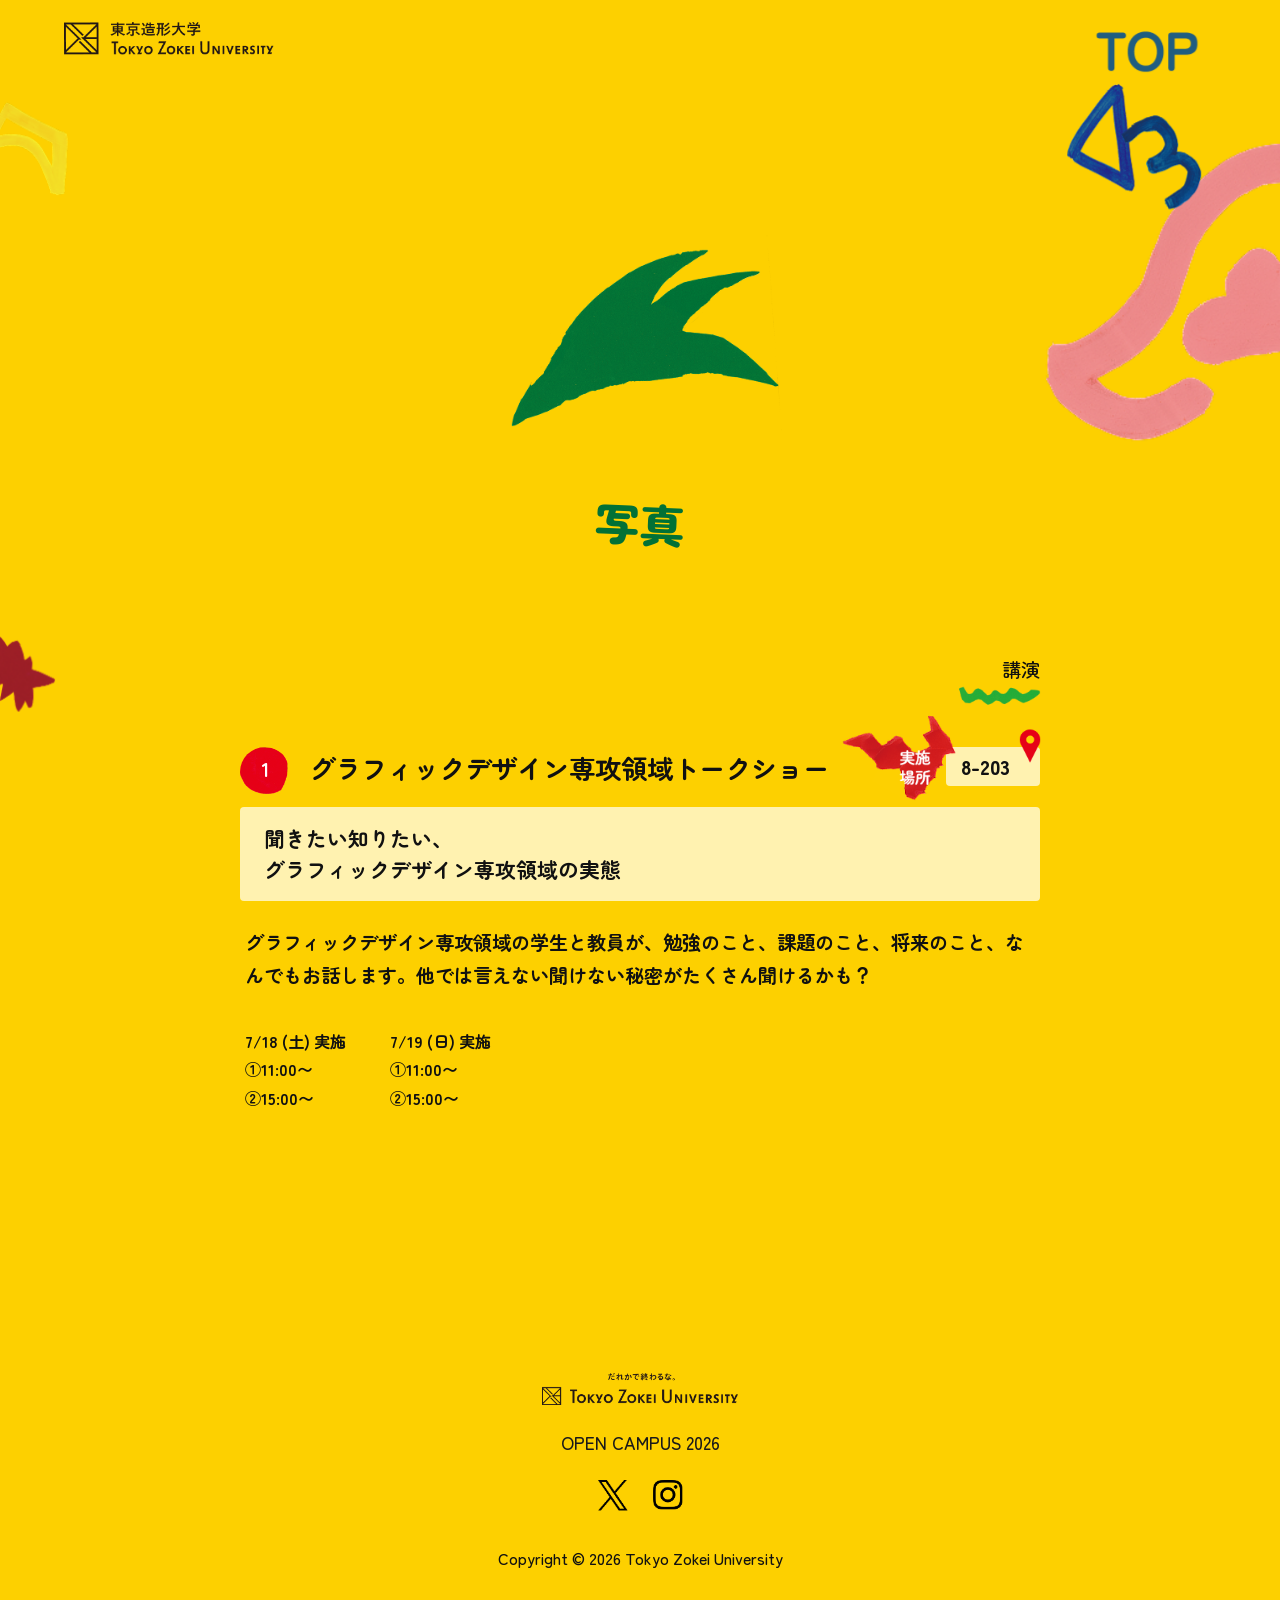
<file: html/photography.html>
<!DOCTYPE html>
<html lang="ja">

<head>
    <meta charset="UTF-8">
    <meta name="viewport" content="width=device-width, initial-scale=1.0">
    <meta name="description" content="東京造形大学オープンキャンパス2026の特設サイト。日程や詳細情報を掲載しています。">
    <meta name="robots" content="index, follow">
    <link rel="canonical" href="https://www.zokei.ac.jp/opencampus/2026/">

    <!-- OGP -->
    <meta property="og:title" content="東京造形大学オープンキャンパス2026 SPICE">
    <meta property="og:description" content="東京造形大学オープンキャンパス2026の特設サイト。日程や詳細情報を掲載しています。">
    <meta property="og:image" content="https://www.zokei.ac.jp/opencampus/2026/images/ogp-image.jpg">
    <meta property="og:url" content="https://www.zokei.ac.jp/opencampus/2026/">
    <meta property="og:type" content="website">
    <meta property="og:site_name" content="東京造形大学オープンキャンパス2026 SPICE">
    <meta name="twitter:card" content="summary_large_image">
    <meta name="twitter:title" content="東京造形大学オープンキャンパス2026 SPICE">
    <meta name="twitter:description" content="東京造形大学オープンキャンパス2026の特設サイト。日程や詳細情報を掲載しています。">

    <!-- Fonts -->
    <link rel="preconnect" href="https://fonts.googleapis.com">
    <link rel="preconnect" href="https://fonts.gstatic.com" crossorigin>
    <link href="https://fonts.googleapis.com/css2?family=Zen+Maru+Gothic:wght@400;500;700;900&display=swap"
        rel="stylesheet">

    <link rel="icon" href="../images/tablogo.png" type="image/png">
    <title>東京造形大学オープンキャンパス2026 SPICE 写真専攻</title>
    <link rel="stylesheet" href="../css/common.css">
    <link rel="stylesheet" href="../css/footer.css">
</head>

<body>
    <!-- 背景装飾 -->
    <div class="bg-left" aria-hidden="true">
        <img src="../images/page-of-field-bgleft.png" alt="">
    </div>
    <div class="bg-right" aria-hidden="true">
        <img src="../images/page-of-field-bgright.png" alt="">
    </div>

    <div class="page-wrapper">

        <!-- ヘッダー -->
        <header>
            <div class="logo-icon">
                <a class="logo-link" href="https://www.zokei.ac.jp/" target="_blank" rel="noopener noreferrer">
                    <img src="../images/tzulogo.png" alt="東京造形大学">
                </a>
            </div>
        </header>

        <div class="fixed-top-back">
            <a href="../index.html">
                <img src="../images/fromtop-page.png" alt="TOPへ戻る">
            </a>
        </div>

        <main class="major-main-content">

            <section class="major-title-section">
                <div class="major-title-visual">
                    <img src="../images/site-phicon.png" alt="Photo" class="main-icon">
                    <h1 class="major-name-title text-ph slant-text">写真</h1>
                </div>
            </section>


            <section class="programs-section">
                <div class="programs-container">
                    <article class="program-card">
                        <div>
                            <p class="program-genre">講演</p>
                            <img src="../images/program-genre.png" alt="ジャンル">
                        </div>

                        <div class="program-body">
                            <span class="program-number">1</span>
                            <h3 class="program-title">グラフィックデザイン専攻領域トークショー</h3>
                            <div class="program-place"><img src="../images/program-place.png" alt="場所"></div>
                            <ul class="program-placebox">
                                <li>
                                    <p>8-203</p>
                                </li>
                                <li><img src="../images/program-pointpin.png" alt="日時"></li>
                            </ul>
                        </div>

                        <p class="program-catch">
                            聞きたい知りたい、<br>グラフィックデザイン専攻領域の実態
                        </p>
                        <p class="program-description">
                            グラフィックデザイン専攻領域の学生と教員が、勉強のこと、課題のこと、将来のこと、なんでもお話します。他では言えない聞けない秘密がたくさん聞けるかも？
                        </p>
                        <div class="program-meta-info">
                            <div class="meta-item"><span>トークショー</span></div>
                            <div class="meta-item"><span>10号館2階201教室</span></div>
                            <div class="meta-item">
                                <span>7/18 (土) 実施
                                    <br>①11:00〜
                                    <br>②15:00〜</span>
                                <span>7/19 (日) 実施
                                    <br>①11:00〜
                                    <br>②15:00〜</span>
                            </div>
                        </div>
                    </article>



                </div>
            </section>
        </main>

        <footer>
            <section class="footer-links">
                <div><a href="https://www.zokei.ac.jp/" target="_blank" rel="noopener noreferrer">
                        <img src="../images/footerzokeilogo.png" alt="東京造形大学ロゴ"></a>
                </div>
                <div class="footer-text">
                    <p>OPEN CAMPUS 2026</p>
                </div>
                <ul>
                    <li><a href="https://x.com/TZUOPENCAMPUS" target="_blank" rel="noopener noreferrer">
                            <img src="../images/X_logo.png" alt="オーキャンX"></a></li>
                    <li><a href="https://www.instagram.com/tzuoc/" target="_blank" rel="noopener noreferrer">
                            <img src="../images/Instagram_logo.png" alt="オーキャンInstagram"></a>
                    </li>
                </ul>
                <p>Copyright &copy; 2026 Tokyo Zokei University</p>
            </section>
        </footer>
    </div><!-- /page-wrapper -->

    <button id="page-top" class="page-top-btn" aria-label="ページトップに戻る">↑</button>
    <script src="../js/common.js"></script>
    <script src="../js/page-top.js"></script>
</body>

</html>
</file>
<file: css/style.css>
@charset "UTF-8";

:root {
    --bg-yellow: #FDD000;
    --text-black: #111111;
    --title-blue: #1b4b9b;
    --title-orange: #ea580c;
    --text-red: #da291c;
}

*,
*::before,
*::after {
    margin: 0;
    padding: 0;
    box-sizing: border-box;
}

html {
    scroll-behavior: smooth;
}

body {
    background-color: var(--bg-yellow);
    color: var(--text-black);
    font-family: "Zen Maru Gothic", "Hiragino Kaku Gothic ProN", "Hiragino Sans", Meiryo, sans-serif;
    font-weight: 500;
    margin: 0;
    padding: 0;
    position: relative;
    min-height: 100vh;
}

img {
    max-width: 100%;
    height: auto;
    vertical-align: bottom;
}

/* ─── 背景装飾 ─── */
.bg-left,
.bg-right {
    position: fixed;
    top: 0;
    height: 100%;
    z-index: 0;
    pointer-events: none;
}

.bg-left {
    left: 0;
    width: clamp(140px, 22vw, 420px);
    margin-top: 100px;
}

.bg-right {
    right: 0;
    width: clamp(200px, 30vw, 680px);
}

.bg-left img,
.bg-right img {
    width: 100%;
    height: auto;
}

/* ─── ページ全体のラッパー ─── */
.page-wrapper {
    position: relative;
    z-index: 1;
    overflow-x: hidden;

}

/* ─── ヘッダー ─── */
header {
    padding: 22px clamp(20px, 5vw, 80px);
}

.logo-link {
    display: inline-block;
    transition: opacity 0.2s ease;
}

.logo-link:hover {
    opacity: 0.75;
}

.logo-icon {
    width: clamp(140px, 18vw, 210px);
    z-index: 999;
}

@media (min-width: 769px) {

    .logo-icon {
        position: fixed;
        z-index: 2;
        background-color: rgb(253, 208, 0, 0.5);
    }

}

/* ─── ヒーロー ─── */
.hero {
    text-align: center;
    padding: 0 20px 0;
    margin-top: -20px;
}

.hero-face {
    width: clamp(120px, 22vw, 280px);
    margin: 0 auto 24px;
    animation: float 4s ease-in-out infinite;
}

@keyframes float {

    0%,
    100% {
        transform: translateY(0);
    }

    50% {
        transform: translateY(-10px);
    }
}

.hero-title {
    margin: 0 0 20px;
}

.hero-title img {
    max-width: clamp(280px, 60vw, 600px);
    animation: fadeUp 0.9s cubic-bezier(.22, 1, .36, 1) both;
}

.hero-subtitle {
    margin: 0 0 16px;
}

.hero-subtitle img {
    max-width: clamp(260px, 70vw, 680px);
    animation: fadeUp 1.1s cubic-bezier(.22, 1, .36, 1) 0.1s both;
}

.hero-date {
    font-size: clamp(1rem, 2.5vw, 1.4rem);
    font-weight: 700;
    letter-spacing: 0.06em;
    margin: 0;
    animation: fadeUp 1s cubic-bezier(.22, 1, .36, 1) 0.2s both;
}

@keyframes fadeUp {
    from {
        opacity: 0;
        transform: translateY(24px);
    }

    to {
        opacity: 1;
        transform: translateY(0);
    }
}

/* ─── コンテンツエリア ─── */
.content-area {
    max-width: 680px;
    margin: 60px auto 0;
    padding: 0 clamp(16px, 4vw, 40px);
}

.section {
    margin-bottom: 52px;
    opacity: 0;
    transform: translateY(30px);
    transition: opacity 0.7s ease, transform 0.7s ease;
}

.section.visible {
    opacity: 1;
    transform: translateY(0);
}

.section-header {
    display: flex;
    align-items: center;
    gap: 12px;
    margin-bottom: 18px;
}

.title-icon {
    width: clamp(26px, 4vw, 36px);
    flex-shrink: 0;
}

.section-title {
    font-size: clamp(1.3rem, 3.5vw, 1.9rem);
    font-weight: 700;
    margin: 0;
    letter-spacing: 0.04em;
    line-height: 1.3;
}

.title-blue {
    color: var(--title-blue);
}

.title-orange {
    color: var(--title-orange);
}

.section p {
    font-size: clamp(0.95rem, 2.2vw, 1.25rem);
    line-height: 1.95;
    margin: 0 0 12px;
}

.note {
    color: var(--text-red);
    font-size: clamp(0.78rem, 1.8vw, 0.9rem) !important;
    margin-top: 12px !important;
}


/* ==================================================
　各専攻領域セクションのスタイル
================================================== */
.majors-area {
    margin-top: 6rem;
    margin-bottom: 6rem;
}

.majors-area .section-header {
    margin-bottom: 2rem;
    text-align: center;
    justify-content: center;
}

.title-black {
    color: #1a1a1a;
    font-weight: 900;
}

/* スマホ版：きれいな2カラム（サイズはそのまま） */
.majors-grid {
    display: grid;
    grid-template-columns: repeat(2, 1fr);
    gap: 30px 15px;
    justify-items: center;
    align-items: center;
    margin-top: 40px;
    padding: 0 20px;
}

.major-item {
    display: block;
    /* スマホ版のサイズ感（必要に応じて調整してください） */
    transition: transform 0.2s ease;
    background-color: transparent;
    padding: 0;
    box-sizing: border-box;
}

.major-item.graphic {
    width: 90%;
}

.major-item.photography {
    width: 50%;
}

.major-item.film {
    width: 60%;
}

.major-item.animation {
    width: 70%;
}

.major-item.media {
    width: 100%;
}

.major-item.interior {
    width: 50%;
}

.major-item.industrial {
    width: 130%;
}

.major-item.painting {
    width: 50%;
}

.major-item.sculpture {
    width: 55%;
}

.major-item.textile {
    width: 100%;
}

.major-item.others {
    width: 40%;
}

.major-item img {
    width: 100%;
    height: auto;
    display: block;
}

.major-item:active,
.major-item:hover {
    transform: scale(1.05);
    z-index: 10;
}

/* スマホ版の「その他」の中央寄せ */
.major-item.others {
    grid-column: span 2;
    max-width: 150px;
}

/* ==================================================
PC・タブレット表示（画面幅 768px 以上）
画像のサイズを大きくし、スクリーンショット通りに配置をずらします
================================================== */
@media (min-width: 768px) {
    .majors-grid {
        grid-template-columns: repeat(4, 1fr);
        /* 基本は4列のグリッド */
        gap: 4vw 1vw;
        /* 位置をずらすための上下左右の余白スペース */
        max-width: 1100px;
        margin-left: auto;
        margin-right: auto;
        padding: 40px 40px 0 40px;
        margin-bottom: -200px;
    }

    /* PC版では全体の画像サイズを大きくする */
    .major-item {
        max-width: none;
        width: 100%;
        position: relative;
        /* 重なり順をコントロールできるようにする */

        /* PC版のみ、背景と同じカラー（#F8DE00）の不透明度80%を設定 */
        background-color: rgb(253, 208, 0, 0.8);
        border-radius: 15px;
        padding: 15px;
    }

    /* スマホ用のぶち抜きを解除 */
    .major-item.others {
        grid-column: span 1;
    }

    /* --------------------------------------------------
（数字を変更することで、いつでもズレ具合を微調整できます）
    -------------------------------------------------- */

    /* 1行目 */
    .major-item.graphic {
        width: 200%;
        transform: translate(-50px, 30px);
        /* 左に少し、下にやや大きくズラす */
        z-index: 1;
    }

    .major-item.photography {
        width: 115%;
        transform: translate(15px, -20px);
        /* 右に少し、上に上げる */
        z-index: 2;
    }

    .major-item.film {
        width: 120%;
        transform: translate(40px, 40px);
        /* そのままで、下に大きく下げる */
        z-index: 1;
    }

    .major-item.animation {
        width: 160%;
        transform: translate(80px, -15px);
        /* 左上に逃がす */
        z-index: 2;
    }

    /* 2行目 */
    .major-item.media {
        grid-column: 2;
        /* 強制的に2列目から配置して真ん中に寄せる */
        width: 200%;
        transform: translate(-20px, 10px);
        /* 左側に大きく引っ張る */
        z-index: 3;
    }

    .major-item.interior {
        grid-column: 3;
        width: 110%;
        /* 強制的に3列目に配置 */
        transform: translate(100px, 0px);
        /* 右上に大きく引っ張る */
        z-index: 2;
    }

    /* 3行目 */
    .major-item.industrial {
        grid-column: 1;
        width: 280%;
        transform: translate(-20px, -100px);
        z-index: 2;
    }

    .major-item.painting {
        grid-column: 3;
        width: 110%;
        /* 室内建築の下あたりに配置 */
        transform: translate(100px, -40px);
        z-index: 4;
    }

    .major-item.sculpture {
        grid-column: 4;
        width: 130%;
        transform: translate(140px, 10px);
        z-index: 3;
    }

    /* 4行目（テキスタイル） */
    .major-item.textile {
        grid-column: 2;
        /* 画面の中央寄りに配置 */
        width: 220%;
        transform: translate(30px, -160px);
        z-index: 1;
    }

    /* 5行目（その他） */
    .major-item.others {
        grid-column: 2 / span 2;
        /* 真ん中2列分を使ってど真ん中に配置 */
        width: 90%;
        transform: translate(0px, -200px);
        /* 下に余韻を持たせる */
        z-index: 6;
    }
}



/* ─── Coming Soonの名残エリア ─── */
.coming-soon-wrapper {
    display: flex;
    align-items: flex-start;
    justify-content: center;
    width: 100%;
    margin-top: 20px;
    padding: 0 clamp(16px, 4vw, 40px);
    gap: 0;
    position: relative;
}

.coming-soon {
    flex: 0 0 auto;
    width: clamp(200px, 55vw, 560px);
    padding-left: clamp(10px, 3vw, 40px);
}

.coming-soon img {
    width: 100%;
    height: auto;
    display: block;
}

.coming-soon-face {
    flex: 0 0 auto;
    width: clamp(140px, 38vw, 420px);
    margin-top: clamp(60px, 10vw, 140px);
}

.coming-soon-face img {
    width: 100%;
    height: auto;
    display: block;
}

/* ==================================================
　フッター（Footer）スタイル
================================================== */
footer {
    width: 100%;
    padding: 60px 20px 60px 20px;
    /* 上下にゆったりとした余白を確保 */
    text-align: center;
    box-sizing: border-box;
}

/* --- フッター内の要素をすべて中央寄せ・縦一列にする --- */
.footer-links {
    display: flex;
    flex-direction: column;
    align-items: center;
    justify-content: center;
}

.footer-text {
    font-size: 1.1rem;
    /* カンプの通り、存在感のある大きめのサイズ感に設定 */
    font-weight: 500;
    color: #1a1a1a;
    margin-bottom: -20px;
}

/* 大学ロゴのコンテナ */
.footer-links div {
    margin-bottom: 25px;
}

/* 大学ロゴ画像自体のサイズ調整 */
.footer-links div img {
    height: 32px;
    /* カンプのバランスに合わせた高さ（お好みで調整してください） */
    width: auto;
    display: block;
}

/* --- SNSアイコンエリア（横並びにする） --- */
.footer-links ul {
    display: flex;
    justify-content: center;
    align-items: center;
    gap: 25px;
    /* XとInstagramの間の隙間 */
    list-style: none;
    padding: 0;
    margin: 0 0 35px 0;
    /* 下のコピーライトとの隙間 */
}

/* SNSロゴ画像自体のサイズ調整 */
.footer-links ul img {
    width: 30px;
    /* アイコンの大きさを均等にキープ */
    height: auto;
    display: block;
    transition: transform 0.2s ease, opacity 0.2s ease;
}

.footer-links ul a:hover img {
    opacity: 0.7;
    transform: scale(1.1);
    /* ホバー時に少し大きくして心地よい反応に */
}

/* --- コピーライト --- */
.copyright {
    font-family: 'Zen Maru Gothic', serif;
    /* 他のパーツと統一感のあるセリフ・丸ゴシック系 */
    font-size: 1.4rem;
    /* カンプの通り、存在感のある大きめのサイズ感に設定 */
    font-weight: 500;
    color: #1a1a1a;
    margin: 0;
}

/* ==================================================
　フッター：スマホ対応（画面幅 767px 以下）
================================================== */
@media (max-width: 767px) {
    footer {
        padding: 40px 20px 30px 20px;
        /* スマホでは上下の余白を少しコンパクトに */
    }

    .copyright {
        font-size: 1.1rem;
        /* スマホ画面でも1行で綺麗に収まるように少し縮小 */
    }
}

/* ─── スクロールインジケーター ─── */
.scroll-hint {
    text-align: center;
    margin-top: 36px;
    margin-bottom: -20px;
    opacity: 0;
    animation: fadeIn 1s ease 1.5s forwards;
}

.scroll-hint span {
    display: inline-block;
    font-size: 0.78rem;
    letter-spacing: 0.12em;
    font-weight: 700;
    writing-mode: vertical-rl;
    animation: bounce 1.8s ease-in-out infinite;
}

@keyframes bounce {

    0%,
    100% {
        transform: translateY(0);
    }

    50% {
        transform: translateY(8px);
    }
}

@keyframes fadeIn {
    to {
        opacity: 0.6;
    }
}

/* ─── レスポンシブ ─── */
@media (min-width: 769px) {
    .logo-icon {
        position: fixed;
        z-index: 2;
        background-color: rgb(253, 208, 0, 0.5);
    }
}

@media (max-width: 768px) {
    .bg-left {
        opacity: 0.45;
        left: -30px;
    }

    .bg-right {
        opacity: 0.45;
        right: -30px;
    }

    .hero {
        margin-top: 0;
    }

    .content-area {
        margin-top: 44px;
    }

    .coming-soon-wrapper {
        gap: 0;
    }

    .coming-soon {
        width: clamp(160px, 52vw, 320px);
    }

    .coming-soon-face {
        width: clamp(120px, 40vw, 260px);
        margin-top: clamp(40px, 8vw, 100px);
    }
}

@media (max-width: 480px) {
    .bg-left {
        opacity: 0.3;
    }

    .bg-right {
        opacity: 0.3;
    }

    .section {
        margin-bottom: 40px;
    }

    .coming-soon-wrapper {
        flex-direction: column;
        align-items: flex-start;
    }

    .coming-soon {
        width: 60%;
        padding-left: clamp(10px, 4vw, 24px);
    }

    .coming-soon-face {
        width: 50%;
        margin-top: -40px;
        align-self: flex-end;
    }
}

/* ==================================================
   ページトップに戻るボタン（Scroll to Top）
================================================== */
.page-top-btn {
    position: fixed;
    right: 25px;
    bottom: 40px;
    width: 50px;
    height: 50px;
    background-color: #1a1a1a;
    /* ボタンの背景色 */
    color: #ffffff;
    /* 矢印の色 */
    border: none;
    border-radius: 50%;
    /* 丸いボタンにする */
    font-size: 1.5rem;
    font-weight: bold;
    cursor: pointer;
    display: flex;
    justify-content: center;
    align-items: center;
    z-index: 100;
    /* 一番手前に表示 */

    /* 初期状態は非表示（透明＆少し下に下げておく） */
    opacity: 0;
    visibility: hidden;
    transform: translateY(20px);
    transition: opacity 0.3s ease, visibility 0.3s ease, transform 0.3s ease, background-color 0.2s ease;
}

/* ある程度スクロールしてクラス「is-show」がついたら表示する */
.page-top-btn.is-show {
    opacity: 1;
    visibility: visible;
    transform: translateY(0);
}

/* ホバーしたときの動き */
.page-top-btn:hover {
    background-color: #ff3b30;
    /* ホバー時にアクセントカラー（例: 赤・オレンジ系）に変化 */
    transform: scale(1.05);
}

/* スマホ表示での調整 */
@media (max-width: 767px) {
    .page-top-btn {
        right: 15px;
        bottom: 40px;
        width: 45px;
        height: 45px;
        font-size: 1.3rem;
    }
}
</file>
<file: css/motion.css>
@charset "UTF-8";

/* 1. ローディング画面の外枠 */
#loading-screen {
    position: fixed;
    top: 0;
    left: 0;
    width: 100%;
    height: 100vh;
    background-color: #FDD600;
    /* heromotion.mp4の背景色 */
    z-index: 9999;
}

/* 2. 動画（画面中央に完全固定・ロック） */
#hero-video {
    position: fixed;
    top: 50%;
    left: 50%;
    transform: translate(-50%, -50%);
    width: 100% !important;
    object-fit: cover;
    z-index: 2;
    /* CSSでのtransitionは付与せず、JSでリアルタイムに削ります */
}

/* 3. ワイプバー（黒い棒） */
#wipe-bar {
    position: fixed;
    left: 0;
    width: 100%;
    height: 40px;
    /* 黒い棒の太さ */
    background-color: #1a1a1a;
    box-shadow: 0 -5px 15px rgba(0, 0, 0, 0.7);
    z-index: 3;
    /* 動画より手前 */

    /* 初期状態：画面の一番下（画面外）に隠しておく */
    bottom: -40px;

    /* 棒がせり上がる速度とイージング（ここでお好みの数値に調整してください） */
    transition: bottom 0.5s cubic-bezier(0.77, 0, 0.175, 1);

    pointer-events: none;
}

/* ワイプ発火時：黒い棒だけを一番上まで移動させる */
#loading-screen.is-hidden #wipe-bar {
    bottom: 100%;
}
</file>
<file: css/acces.css>
@charset "UTF-8";

/* ==================================================
   アクセス・ご参加に際してのお願い セクション
================================================== */
.access-wrapper {
    margin-top: 4rem;
    margin-bottom: 6rem;
    padding: 0 20px;
    box-sizing: border-box;

    /* 【重要】ここを追加して、装飾背景イラストよりも手前に表示させます */
    position: relative;
    z-index: 10;
}

/* 【スマホ版：1カラム設定】
   flex-direction: column; を指定することで、マップと文章が縦一列に並びます。
*/
.access-container {
    display: flex;
    flex-direction: column;
    gap: 30px;
    /* マップと文章の間の縦の隙間 */
    width: 100%;
}

/* --- Googleマップ（スマホ版で横幅100%） --- */
.access-map {
    width: 100%;
    height: 300px;
    /* スマホで見たときのマップの高さ */
    border-radius: 12px;
    overflow: hidden;
}

.access-map iframe {
    width: 100%;
    height: 100%;
}

/* --- アクセス文字情報（スマホ版で横幅100%） --- */
.access-info {
    width: 100%;
}

.access-info .section-header {
    justify-content: flex-start;
    text-align: left;
    margin-bottom: 1.5rem;
}

.access-details {
    font-size: 1rem;
    line-height: 1.8;
    color: #1a1a1a;
}

.access-details .university-name {
    font-size: 1.1rem;
    font-weight: 700;
    margin-bottom: 0.5rem;
}

.access-details .address,
.access-details .tel {
    font-size: 1rem;
}

.access-details .transport {
    margin-top: 1rem;
    font-size: 1rem;
}

.access-details .transport-sub {
    display: inline-block;
    padding-left: 3em;
}

.access-details .university-link {
    display: inline-block;
    color: #e54d4d;
    text-decoration: underline;
    font-weight: 500;
}

/* --- ご参加に際してのお願い（スマホ版） --- */
.notice-area {
    margin-top: 5rem;
}

.notice-area .section-header {
    justify-content: flex-start;
    text-align: left;
    margin-bottom: 1.5rem;
}

.notice-content {
    font-size: 1rem;
    line-height: 1.8;
    color: #1a1a1a;
}

.notice-list {
    margin-top: 1rem;
    padding-left: 0;
    list-style: none;
    counter-reset: notice-counter;
}

.notice-list li {
    position: relative;
    padding-left: 2rem;
    margin-bottom: 0.5rem;
}

.notice-list li:nth-child(1)::before {
    content: "①";
    position: absolute;
    left: 0;
    font-weight: bold;
}

.notice-list li:nth-child(2)::before {
    content: "②";
    position: absolute;
    left: 0;
    font-weight: bold;
}

.notice-list li:nth-child(3)::before {
    content: "③";
    position: absolute;
    left: 0;
    font-weight: bold;
}

.notice-list li:nth-child(4)::before {
    content: "④";
    position: absolute;
    left: 0;
    font-weight: bold;
}


/* ==================================================
   PC・タブレット表示（画面幅 768px 以上になったら2カラムにする）
================================================== */
@media (min-width: 768px) {
    .access-wrapper {
        padding: 0;
        /* PC版では全体のコンテナ幅に合わせるためpaddingをリセット */
    }

    /* 横並び（2カラム）に切り替え */
    .access-container {
        flex-direction: row;
        align-items: stretch;
        gap: 5%;
    }

    /* PC版のそれぞれの横幅を指定 */
    .access-map {
        width: 45%;
        height: auto;
        min-height: 380px;
    }

    .access-info {
        width: 50%;
    }

    .access-details {
        font-size: 1.1rem;
    }
}

.access-details {
    font-size: 1rem;
    line-height: 1.8;
    color: #1a1a1a;
}

.access-details .university-name {
    font-size: 1.4rem;
    font-weight: 700;
    margin-bottom: 0.8rem;
}

.access-details p {
    margin-bottom: 0.3rem;
    /* 行間の隙間を程よくキープ */
}

/* 交通案内は改行せず自然につなげるスタイルに変更 */
.access-details .transport {
    margin-top: 0.8rem;
    /* 参考サイトのような落ち着いた青色にしたい場合はここを調整（黒のままでもOK） */
}

.access-details .link-paragraph {
    margin-top: 1rem;
}

.access-details .university-link {
    color: #ea580c;
    text-decoration: underline;
    font-size: 1.1rem;
    transition: opacity 0.2s ease;
}

.access-details .university-link:hover {
    opacity: 0.7;
}

/* ==================================================
   PC・タブレット表示（画面幅 768px 以上）
================================================== */
@media (min-width: 768px) {
    .access-wrapper {
        padding: 0;
        /* 全体のコンテナ幅に合わせる */
        margin-bottom: 8rem;
    }

    /* 横並び（2カラム）の共通設定 */
    .access-container {
        flex-direction: row;
        align-items: flex-start;
        /* 上揃えにして文字の開始位置をマップと合わせる */
        gap: 5%;
        /* 左右の余白（マップ60% + 文章35% + 余白5% = 合計100%） */
    }

    /* 【修正】Googleマップ側を大きく設定 */
    .access-map {
        width: 60%;
        height: 450px;
        /* 横幅が広がった分、高さも少し出してあげると見栄えのバランスが良くなります */
    }

    /* 【修正】アクセスの文章側の幅を少しスマートに */
    .access-info {
        width: 35%;
    }

    .access-details {
        font-size: 1.1rem;
    }
}
</file>
<file: css/common.css>
@charset "UTF-8";

:root {
    --bg-yellow: #FDD000;
    --text-black: #111111;
    --title-blue: #1b4b9b;
    --title-orange: #ea580c;
    --text-red: #da291c;
}

*,
*::before,
*::after {
    margin: 0;
    padding: 0;
    box-sizing: border-box;
}

html {
    scroll-behavior: smooth;
}

body {
    background-color: var(--bg-yellow);
    color: var(--text-black);
    font-family: "Zen Maru Gothic", "Hiragino Kaku Gothic ProN", "Hiragino Sans", Meiryo, sans-serif;
    font-weight: 500;
    margin: 0;
    padding: 0;
    position: relative;
    min-height: 100vh;
}

img {
    max-width: 100%;
    height: auto;
    vertical-align: bottom;
}

li {
    list-style: none;
}

/* ─── ページ全体のラッパー ─── */
.page-wrapper {
    position: relative;
    z-index: 1;
    overflow-x: hidden;

}

/* ─── 背景装飾 ─── */
.bg-left,
.bg-right {
    position: fixed;
    top: 0;
    height: 100%;
    z-index: 0;
    pointer-events: none;
}

.bg-left {
    left: 0;
    width: clamp(100px, 30vw, 200px);
    margin-top: 100px;
}

.bg-right {
    right: 0;
    width: clamp(150px, 30vw, 400px);
    margin-top: 100px;
}

.bg-left img,
.bg-right img {
    width: 100%;
    height: 100%;
    /* 追加 */
    object-fit: cover;
    /* 追加：縦長画像を上から順に表示 */
    object-position: top;
}


/* ─── ヘッダー ─── */
header {
    padding: 22px clamp(20px, 5vw, 80px);
}

.logo-link {
    display: inline-block;
    transition: opacity 0.2s ease;
}

.logo-link:hover {
    opacity: 0.75;
}

.logo-icon {
    width: clamp(140px, 18vw, 210px);
    z-index: 999;
}

@media (min-width: 769px) {

    .logo-icon {
        position: fixed;
        z-index: 2;
        background-color: rgb(253, 208, 0, 0.5);
    }

}

/* ==================================================
   【右上固定】TOPへ戻る画像専用スタイル
================================================== */
.fixed-top-back {
    position: fixed;
    /* 画面に対して固定 */
    top: 22px;
    /* 上からの位置（左のロゴと高さを合わせる） */
    right: clamp(20px, 5vw, 80px);
    /* 画面の右端から常に一定の余白で右寄せ */
    z-index: 999;
    /* 最前面に表示 */
}

.fixed-top-back a {
    display: inline-block;
    transition: opacity 0.2s ease;
}

.fixed-top-back a:hover {
    opacity: 0.75;
}

/* 画像のサイズ調整 */
.fixed-top-back img {
    height: clamp(60px, 15vw, 200px);
    /* 画面サイズに合わせて自動で綺麗に拡縮 */
    width: auto;
    display: block;
}

/* --- メイン・タイトルエリア --- */
.major-main-content {
    max-width: 1100px;
    margin: 0 auto;
    padding: 40px 20px;
}

/* ─── 専攻タイトルエリア ─── */
.major-title-section {
    text-align: center;
    margin-top: 140px;
    /* 上部固定ロゴとの被り防止の余白 */
    margin-bottom: 60px;
    /* 下のコンテンツとの間の余白 */
}

.major-title-visual {
    display: inline-flex;
    flex-direction: column;
    /* 画像と文字を縦一列に並べる */
    align-items: center;
    /* 中央揃え */
    gap: 30px;
    /* ★アイコンと文字の間の距離（ここでお好みの間隔に調整できます） */
}

/* メインアイコンのサイズ */
.main-icon {
    width: clamp(200px, 30vw, 300px);
    height: auto;
}

/* 専攻名のテキスト（シンプルに赤く大きくするだけ） */
.major-name-title {
    font-size: clamp(2.0rem, 4vw, 3.0rem);
    font-weight: 900;
    margin: 0;
}

.slant-text {
    /* 中央配置の補正（-50%）にプラスして、右上がりに約-7度回転させる */
    transform: rotate(-5deg);
    display: inline-block;
}

/* グラフィックデザインの文字色（赤） */
.text-red {
    color: var(--text-red);
}

.text-ph {
    color: #027136;
    transform: rotate(2.4deg);
    display: inline-block;
}

.text-fm {
    color: #2C1F14;
    transform: rotate(5.2deg);
    display: inline-block;
}

.text-an {
    color: #0EA939;
    transform: rotate(-3deg);
    display: inline-block;
}

.text-md {
    color: #0695CB;
    transform: rotate(0deg);
    display: inline-block;
}

/* --- プログラムカードのレイアウト（スマホ標準：1カラム） --- */
.programs-section .section-header {
    justify-content: flex-start;
    margin-bottom: 40px;
}

.programs-container {
    display: grid;
    grid-template-columns: 1fr;
    gap: 40px;
}

/* ==================================================
プログラム一覧セクション（指定HTML専用カンプ再現スタイル）
================================================== */

/* セクション全体のコンテナ */
.programs-section {
    max-width: 840px;
    margin: 0 auto;
    padding: 40px 20px 100px 20px;
}

/* ─── プログラムカード全体 ─── */
.program-card {
    /* 内部要素を絶対配置するための基準 */
    border: none;
    border-radius: 0;
    padding: 0;
    box-shadow: none;
    margin-bottom: 60px;
    opacity: 0;
    transform: translateY(40px);
    /* 40px下から浮き上がらせる */
    transition: opacity 0.8s cubic-bezier(0.25, 1, 0.5, 1),
        transform 0.8s cubic-bezier(0.25, 1, 0.5, 1);
}

.program-card.visible {
    opacity: 1;
    transform: translateY(0);

}

.program-card>div:first-child {
    margin-left: auto;
    margin-right: 0;
    width: 100px;
    text-align: end;
    margin-bottom: -50px;
    position: relative;
}

/* 「講演」のテキストスタイル */
.program-genre {
    font-size: 1.2rem;
    color: #111111;
    margin: 0 0 4px 0;
    position: relative;
    z-index: 10;
}

/* 緑波線画像（program-genre.png）のサイズと配置 */
.program-card>div:first-child img {
    width: 100px;
    height: auto;
    transform: translate(10px, -40px);
    position: relative;
    z-index: 1;
}

/* ─── ボディコンテナ ─── */
.program-body {
    display: flex;
    align-items: flex-start;
    /* 上揃えで横並びにする */
    justify-content: space-between;
    /* タイトルを左、場所を右に引き離す */
    position: relative;
    width: 100%;
    margin-top: 15px;
    margin-bottom: 10px;
}

/* ナンバリングバッジ */
.program-number {
    background-image: url("../images/titlehaedicon.png");
    background-size: cover;
    background-position: center;
    width: 50px;
    height: 50px;
    display: flex;
    justify-content: center;
    align-items: center;
    font-size: 1.2rem;
    font-weight: bold;
    color: #ffffff;
    border-radius: 50%;
    padding-bottom: 5px;
}


/* プログラムタイトル */
.program-title {
    font-size: 1.65rem;
    font-weight: 700;
    color: #111111;
    line-height: 1.3;
    max-width: 70%;
    transform: translate(0, 4px);
    margin-left: -40px;
}

/* ─── 右側の実施場所・部屋番号セット ─── */
/* 赤いマップ画像（.program-place） */
.program-place {
    margin: 0;
    display: flex;
    align-items: center;
}

.program-place img {
    width: 145px;
    height: auto;
    position: absolute;
    z-index: 10;
    transform: translate(-60px, 0px);
}

/* 「8-203」とピン画像が入ったulリスト */
.program-body ul {
    display: flex;
    align-items: center;
    gap: 0;
    margin: 0;
    padding: 0;
    list-style: none;
    position: relative;
}

/* 「8-203」のテキストボックス */
.program-body ul li:nth-child(1) p {
    background-color: #FFF2B0;
    padding: 5px 30px 5px 15px;
    font-size: 1.25rem;
    font-weight: 900;
    color: #111111;
    border-radius: 4px;
    margin: 0;
    white-space: nowrap;
    /* 途中で改行させない */
}

/* 赤いピン画像（ボックスの左側に絶対配置で重ねる） */
.program-body ul li:nth-child(2) {
    position: absolute;
    right: -1px;
    /* ★50%から「-12px」などの固定値に変えることで、上に少し浮かせます */
    top: -1px;
    transform: translateY(-50%);
    /* 縦方向の中央揃え */
}

.program-body ul li:nth-child(2) img {
    width: 22px;
    /* カンプに合わせたピンのサイズ */
    height: auto;
    display: block;
}

/* ─── 中央のキャッチコピー（薄黄色の大きな帯） ─── */
.program-catch {
    background-color: #FFF2B0;
    /* パキッとした薄黄色の帯背景 */
    color: #111111 !important;
    /* カンプ通りの黒文字 */
    font-size: 1.3rem;
    font-weight: 700;
    padding: 16px 24px;
    margin: 0 0 25px 0 !important;
    border-radius: 4px;
    line-height: 1.5;
    clear: both;
}

/* ─── 本文テキスト ─── */
.program-description {
    font-size: 1.2rem;
    font-weight: 700;
    color: #111111;
    line-height: 1.7;
    margin: 0 0 35px 0;
    padding: 0 5px;
}

/* ─── 下部の日時情報エリア ─── */
.program-meta-info {
    border-top: none;
    /* 余計な線は消去 */
    padding-top: 0;
    padding-left: 5px;
}

/* 元のHTMLにある不要な「トークショー」「10号館...」のテキストを非表示にしてカンプに合わせる */
.program-meta-info .meta-item:nth-child(1),
.program-meta-info .meta-item:nth-child(2) {
    display: none;
}

/* 日時テキストのみを表示し、2列に近い見栄えに調整 */
.program-meta-info .meta-item:nth-child(3) {
    display: block;
}

.program-meta-info .meta-item:nth-child(3) span {
    font-size: 1rem;
    font-weight: 600;
    color: #111111;
    line-height: 1.8;
    display: inline-block;
    margin-right: 40px;
}


/* ─── レスポンシブ（スマートフォン表示）の最適化 ─── */
@media (max-width: 767px) {

    .bg-left,
    .bg-right {
        opacity: 0.6;
    }

    .program-title {
        font-size: 1.2rem;
        max-width: 50%;
        transform: translateX(10px);
    }

    .program-title {
        padding-left: 20px;
        margin-bottom: 5px;
        position: relative;
        z-index: 999;
        transform: translateY(10px);
    }

    .program-body>img:nth-of-type(1) {
        width: 65px;
        right: 105px;
        top: 20px;
    }

    .program-body>p:nth-of-type(1) {
        font-size: 1.0rem;
        right: 10px;
        top: 32px;
        padding: 3px 10px 3px 22px;
    }

    .program-body>img:nth-of-type(2) {
        width: 16px;
        right: 78px;
        top: 27px;
    }

    .program-catch {
        font-size: 1.1rem;
        padding: 12px 16px;
    }

    .program-description {
        font-size: 0.95rem;
    }

    .program-meta-info .meta-item:nth-child(3) span {
        font-size: 1.0rem;
    }

    .program-place img {
        width: clamp(100px, 8vw, 130px);
        height: auto;
        position: absolute;
        z-index: 10;
        transform: translate(-60px, 0px);
    }
}

/* ==================================================
PC対応レイアウト（画面幅 768px 以上）
================================================== */
@media (min-width: 768px) {
    .programs-container {
        gap: 50px 30px;
    }

    .major-name-title {
        font-size: 2.8rem;
    }

}

/* ==================================================
ページトップに戻るボタン（Scroll to Top）
================================================== */
.page-top-btn {
    position: fixed;
    right: 25px;
    bottom: 40px;
    width: 50px;
    height: 50px;
    background-color: #1a1a1a;
    /* ボタンの背景色 */
    color: #ffffff;
    /* 矢印の色 */
    border: none;
    border-radius: 50%;
    /* 丸いボタンにする */
    font-size: 1.5rem;
    font-weight: bold;
    cursor: pointer;
    display: flex;
    justify-content: center;
    align-items: center;
    z-index: 100;
    /* 一番手前に表示 */

    /* 初期状態は非表示（透明＆少し下に下げておく） */
    opacity: 0;
    visibility: hidden;
    transform: translateY(20px);
    transition: opacity 0.3s ease, visibility 0.3s ease, transform 0.3s ease, background-color 0.2s ease;
}

/* ある程度スクロールしてクラス「is-show」がついたら表示する */
.page-top-btn.is-show {
    opacity: 1;
    visibility: visible;
    transform: translateY(0);
}

/* ホバーしたときの動き */
.page-top-btn:hover {
    background-color: #ff3b30;
    /* ホバー時にアクセントカラー（例: 赤・オレンジ系）に変化 */
    transform: scale(1.05);
}

/* スマホ表示での調整 */
@media (max-width: 767px) {
    .page-top-btn {
        right: 15px;
        bottom: 40px;
        width: 45px;
        height: 45px;
        font-size: 1.3rem;
    }
}
</file>
<file: css/footer.css>
@charset "UTF-8";

/* ==================================================
　フッター（Footer）スタイル
================================================== */
footer {
    width: 100%;
    padding: 60px 20px 60px 20px;
    /* 上下にゆったりとした余白を確保 */
    text-align: center;
    box-sizing: border-box;
}

/* --- フッター内の要素をすべて中央寄せ・縦一列にする --- */
.footer-links {
    display: flex;
    flex-direction: column;
    align-items: center;
    justify-content: center;
}

.footer-text {
    font-size: 1.1rem;
    /* カンプの通り、存在感のある大きめのサイズ感に設定 */
    font-weight: 500;
    color: #1a1a1a;
    margin-bottom: -20px;
}

/* 大学ロゴのコンテナ */
.footer-links div {
    margin-bottom: 25px;
}

/* 大学ロゴ画像自体のサイズ調整 */
.footer-links div img {
    height: 32px;
    /* カンプのバランスに合わせた高さ（お好みで調整してください） */
    width: auto;
    display: block;
}

/* --- SNSアイコンエリア（横並びにする） --- */
.footer-links ul {
    display: flex;
    justify-content: center;
    align-items: center;
    gap: 25px;
    /* XとInstagramの間の隙間 */
    list-style: none;
    padding: 0;
    margin: 0 0 35px 0;
    /* 下のコピーライトとの隙間 */
}

/* SNSロゴ画像自体のサイズ調整 */
.footer-links ul img {
    width: 30px;
    /* アイコンの大きさを均等にキープ */
    height: auto;
    display: block;
    transition: transform 0.2s ease, opacity 0.2s ease;
}

.footer-links ul a:hover img {
    opacity: 0.7;
    transform: scale(1.1);
    /* ホバー時に少し大きくして心地よい反応に */
}

/* --- コピーライト --- */
.copyright {
    font-family: 'Zen Maru Gothic', serif;
    /* 他のパーツと統一感のあるセリフ・丸ゴシック系 */
    font-size: 1.4rem;
    /* カンプの通り、存在感のある大きめのサイズ感に設定 */
    font-weight: 500;
    color: #1a1a1a;
    margin: 0;
}

/* ==================================================
   フッター：スマホ対応（画面幅 767px 以下）
================================================== */
@media (max-width: 767px) {
    footer {
        padding: 40px 20px 30px 20px;
        /* スマホでは上下の余白を少しコンパクトに */
    }

    .copyright {
        font-size: 1.1rem;
        /* スマホ画面でも1行で綺麗に収まるように少し縮小 */
    }
}
</file>
